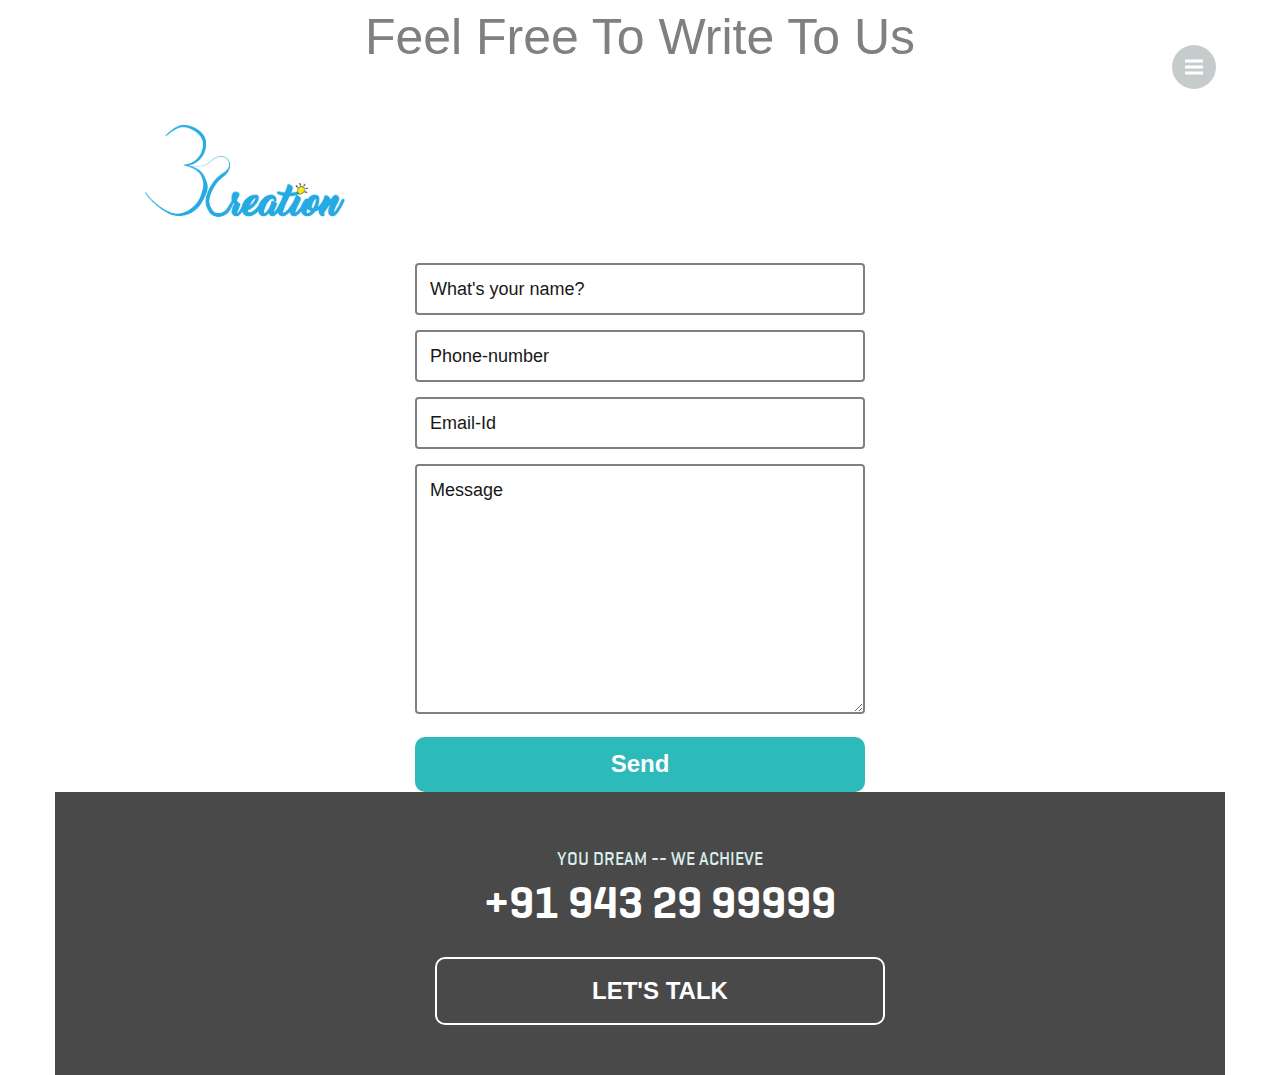
<file: contact/index.html>
<!DOCTYPE html>
<html lang="en">
<head>
  <meta charset="UTF-8">
  <title>Contact | OmCreation</title>
  <link rel="stylesheet" href="../wp-content/themes/webbies/css/bootstrap.min.css">
  <link rel="stylesheet" href="../wp-content/themes/webbies/style.css">
  <script src="../wp-content/themes/webbies/js/prefixfree.min.js"></script>
  <meta name="viewport" content="width=device-width, initial-scale=1">
  <!--menubar css-->
   <link rel="stylesheet" href="../wp-content/themes/webbies/css/responsive.css">
  <link rel="stylesheet" href="../wp-content/themes/webbies/css/navbar.css">
  <link rel="stylesheet" href="../wp-content/themes/webbies/css/contact.css">

  <!-- SEO -->
  <meta name="description"  content="Feel free to contact us, if you want to get quality web designing, web development, Application development at affordable prices." />

<link rel="canonical" href="index.html" />
<!-- SEO -->
</head>

<body>

<header style="display: flex;flex-direction: column;align-items: center;">
    <h1>Feel Free To Write To Us</h1>
  <nav class="navbar navbar-default " role="navigation">
  <div class="navbar-header">
        <a class="navbar-brand" href="../index.html"><img src="../wp-content/uploads/2016/03/logo-min11.png" style="width: 200px;"></a>
      </div>
    <div class="container">
      <!-- navbar-header -->
	  <!--<div class="collapse navbar-collapse" id="collapse">-->
        <div id="collapse">
        <ul class="cd-primary-nav">
		<a href="../index.html"><img src="../wp-content/uploads/2016/03/grenn_logo-min.png" style="width: 200px;"></img></a>
			<li><a href="../index.html">Home</a></li>
			<li><a href="../what-we-offer/index.html">What we offer</a></li>
			<!-- <li><a href="http://webbies.co/advantage/">OmCreation advantage</a></li> -->
			<li><a href="../index.html%3Fp=6.html">Our Process</a></li>
			<!--<li><a href="testimonials.html">Testimonials</a></li>-->
			<li><a href="index.html">Contact</a></li>
		</ul> 
      </div>
    </div>
  </nav>

<!--   <div class="carousel fade" data-ride="carousel" id="featured"> -->
  <!--<ol class="carousel-indicators">
    </ol>-->
    
    
             <!--
<div class="form-group">
<div class="input-group">
                        <textarea name="InputMessage" id="InputMessage" class="form_control" placeholder="Massage:" rows="5" required></textarea><br />
                        <span class="input_group_addon"></span></span>
                    </div>

    <!--<a class="left carousel-control" href="#featured" role="button" data-slide="prev">
    <span class="glyphicon glyphicon-chevron-left"><img src="images/left_ar.png" class="img-responsive"></span>
    </a>
    <a class="right carousel-control" href="#featured" role="button" data-slide="next">
    <span class="glyphicon glyphicon-chevron-right"> <img src="images/right_ar.png" class="img-responsive"></span>
    </a>-->
<form action="mailto:mail@mail.com" method="GET" enctype="text/plain" style="max-width:450px;z-index: 2">
  <input name="name" type="text" class="f-input" placeholder="What's your name?">
  <input name="phone-number" type="text" class="f-input" placeholder="Phone-number">    
  <input name="email" type="text" class="f-input" placeholder="Email-Id"> 
  <textarea name="text" class="f-input" placeholder="Message"></textarea>
  <button type="button" value="Send">Send</button>
</form>
 

<!-- <div class="main">
  <div class="page" id="mission">
    <div class="content container">
      <h2></h2>      
      <div class="row">
        <div class="col-md-6 col-sm-6">
        	<img src="../wp-content/themes/webbies/images/sumesh.png" class="img-responsive center-block offer">
        </div> -->
      <!--   
        <div class="col-md-6 col-sm-6 cn_pdng">
        <span class="con_advs">FOUNDER-CEO</span>
         <div class="con_h2">Sumesh Dugar</div>   
        	<p class="con_text top">Sumesh is the captain of the ship, steering the crew through smooth sailing and rough weather. He guides business strategy and provides insight on what will work and what won't. He's a sucker for smart, intuitive design. Throw him a good challenge, and he'll know exactly how to take it apart and put it back together in a better way. He believes in believing, and takes a particular interest in understanding how businesses can be optimized and improved at each stage.
            </p>
            <div class="col-md-5 col-sm-6 top"> <a href="mailto:kapeesh@webbies.co"><button class="button5 ">Send Mail</button></a></div> 
            <div class="col-md-6 col-sm-6 top"> <span class="con_no ">+91 98361 59218</span></div>
        </div>
      </div>
	  
	  <div class="row" style="padding-top:50px">
        <div class="col-md-6 col-sm-6">
        	<img src="../wp-content/themes/webbies/images/manvi.png" class="img-responsive center-block offer">
        </div>
        
        <div class="col-md-6 col-sm-6 cn_pdng">
        <span class="con_advs">CREATIVE HEAD</span>
         <div class="con_h2">Manvi Agarwal</div>   
        	<p class="con_text top">Manvi advises on designing and testing. She loves clever wordplay and witty, meaningful content. When you see her sipping on a steaming cup of green tea, you can be sure that she's deep in thought about how to make some aspect of the interface experience better. Her curiosity can be piqued by talking about machine learning. She is fascinated by how the public social profile, core values, and product offerings of a company are closely interrelated to each other.
            </p>
            <div class="col-md-5 col-sm-6 top"> <a href="mailto:manvi.webbies@gmail.com"><button class="button5 ">Send Mail</button></a></div> 
            <div class="col-md-6 col-sm-6 top"> <span class="con_no ">+91 85849 93333</span></div>
        </div>
      </div> -->
      
      <!--<div class="row top3">
        <div class="col-md-6 col-sm-6">
        	<img src="images/manvi.png" class="img-responsive center-block offer">
        </div>
        
        <div class="col-md-6 col-sm-6 cn_pdng">
        <span class="con_advs">SENIOR ADVISOR</span>
         <div class="con_h2">Manvi Agarwal</div>   
        	<p class="con_text top">Christian is all about the vortex between brand identities, motion graphics and digital. He has worn many hats in his career; entrepreneur, advisor, strategist, creative director, CEO. As a result, he has a unique ability to manage multi-disciplinary projects and to navigate complex challenges. As a senior advisor in brand strategy, he is the man who can convert insights and strategies into sustainable and useful advantages for the companies and organisations we work with.
            </p>
           <div class="col-md-5 col-sm-6 top"> <button class="button5 ">Send Mail</button></div> 
            <div class="col-md-6 col-sm-6 top"> <span class="con_no ">+91 98361 59218</span></div>
        </div>
      </div>-->

<footer>
  <div class="container ft_3">
    <ul>
      <li class="ft_1">YOU DREAM -- WE ACHIEVE</li>
      <li class="ft_2"><a href="tel:+919836159218">+91 943 29 99999</a></li>
      <li class="top">
        <button class="bttn3">LET'S TALK<!--<a href="tel:+91 9836159218"> </a>--></button>
      </li>
    </ul>
  </div>
</footer>
     <div class="cd-overlay-nav">
		<span></span>
	</div> <!-- cd-overlay-nav -->

	<div class="cd-overlay-content">
		<span></span>
	</div> <!-- cd-overlay-content -->

	<a href="index.html#0" class="cd-nav-trigger">Menu<span class="cd-icon"></span></a>
<script src="../wp-content/themes/webbies/js/jquery.min.js"></script>
<script src="../wp-content/themes/webbies/js/bootstrap.min.js"></script>
<script src="../wp-content/themes/webbies/js/myscript.js"></script>
<!--menubar js-->
<!--<script src="js/jquery-2.1.1.js"></script>-->
<script src="../wp-content/themes/webbies/js/velocity.min.js"></script>
<script src="../wp-content/themes/webbies/js/main.js"></script>
<script>
$(document).ready(function(){

	$(".Isactive").click(function(){
		if($(this).attr("src") == "http://webbies.co/wp-content/themes/webbies/images/startup.png")
		{
			$(this).attr("src","http://webbies.co/wp-content/themes/webbies/images/process_corporate.png")
			$(".Isactive2").attr("src","http://webbies.co/wp-content/themes/webbies/images/process_corporate2.png")
		}
		else
		{
			$(this).attr("src","http://webbies.co/wp-content/themes/webbies/images/startup.png")
			$(".Isactive2").attr("src","http://webbies.co/wp-content/themes/webbies/images/corporate.png")
		}
	})
	$(".Isactive2").click(function(){
	
		if($(this).attr("src") == "http://webbies.co/wp-content/themes/webbies/images/process_corporate2.png")
		{
			$(this).attr("src","http://webbies.co/wp-content/themes/webbies/images/corporate.png")
			$(".Isactive").attr("src","http://webbies.co/wp-content/themes/webbies/images/startup.png")
		}
		else
		{
			$(this).attr("src","http://webbies.co/wp-content/themes/webbies/images/process_corporate2.png")
			$(".Isactive").attr("src","http://webbies.co/wp-content/themes/webbies/images/process_corporate.png")
		}

		
			
	})
	$('ul#mainNav li a').click(function(){
		$('.content').hide();
		$('#'+$(this).data('content')).fadeIn(1000);
	});
    function fadeInFirstContent(){
        $('#content-wrap1').fadeIn(1000);
    
    }
    fadeInFirstContent();
})
 
</script>
</body>
</html>
</file>
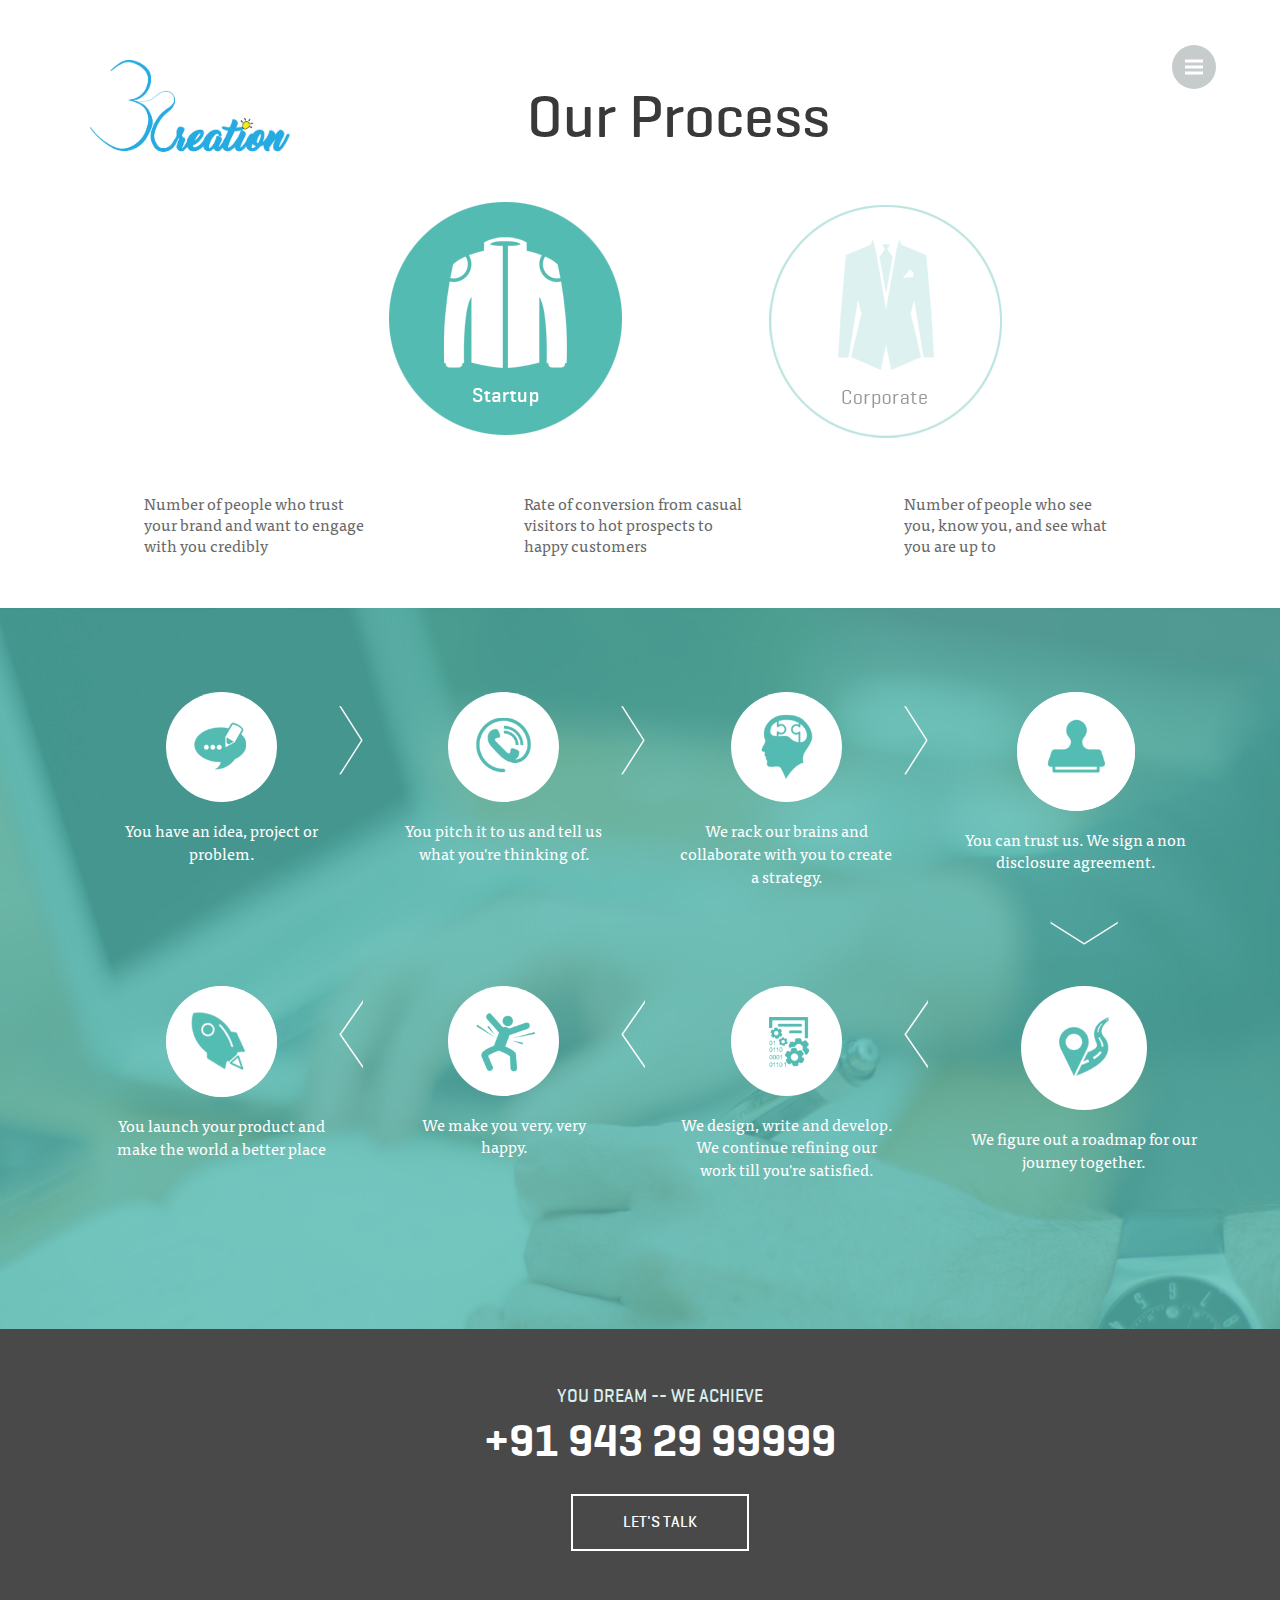
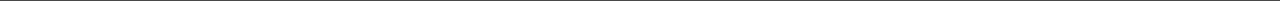
<file: our-process/index.html>
<!DOCTYPE html>
<html lang="en">
<head>
<meta charset="UTF-8">
<title>OmCreation | A Leading Web Design and App Development Company in India | OmCreation</title>

<link rel="stylesheet" href="../wp-content/themes/webbies/css/bootstrap.min.css">
<link rel="stylesheet" href="../wp-content/themes/webbies/style.css">
<script src="../wp-content/themes/webbies/js/prefixfree.min.js"></script>
 <meta name="keywords" content="Website Design, web designer in India, website development, web development company in India, logo design company, logo design  E commerce Site,"/>
<meta name="viewport" content="width=device-width, initial-scale=1">
<!--menubar css-->

<!-- All in One SEO Pack 2.4.2 by Michael Torbert of Semper Fi Web Design[63,77] -->
<meta name="description"  content="Webbies provides various web services like web design, web development, logo design, graphic design and many more" />

<link rel="canonical" href="../index.html%3Fp=6.html" />
<!-- /all in one seo pack -->
<link rel='dns-prefetch' href='http://fonts.googleapis.com/' />
<link rel='dns-prefetch' href='http://s.w.org/' />
<link rel="alternate" type="application/rss+xml" title="Webbies &raquo; Feed" href="../feed/index.html" />
<link rel="alternate" type="application/rss+xml" title="Webbies &raquo; Comments Feed" href="../comments/feed/index.html" />
		<script type="text/javascript">
			window._wpemojiSettings = {"baseUrl":"https:\/\/s.w.org\/images\/core\/emoji\/2.3\/72x72\/","ext":".png","svgUrl":"https:\/\/s.w.org\/images\/core\/emoji\/2.3\/svg\/","svgExt":".svg","source":{"concatemoji":"http:\/\/webbies.co\/wp-includes\/js\/wp-emoji-release.min.js?ver=f74a4d88a61c6961a3171651e7a1b7fc"}};
			!function(a,b,c){function d(a){var b,c,d,e,f=String.fromCharCode;if(!k||!k.fillText)return!1;switch(k.clearRect(0,0,j.width,j.height),k.textBaseline="top",k.font="600 32px Arial",a){case"flag":return k.fillText(f(55356,56826,55356,56819),0,0),b=j.toDataURL(),k.clearRect(0,0,j.width,j.height),k.fillText(f(55356,56826,8203,55356,56819),0,0),c=j.toDataURL(),b!==c&&(k.clearRect(0,0,j.width,j.height),k.fillText(f(55356,57332,56128,56423,56128,56418,56128,56421,56128,56430,56128,56423,56128,56447),0,0),b=j.toDataURL(),k.clearRect(0,0,j.width,j.height),k.fillText(f(55356,57332,8203,56128,56423,8203,56128,56418,8203,56128,56421,8203,56128,56430,8203,56128,56423,8203,56128,56447),0,0),c=j.toDataURL(),b!==c);case"emoji4":return k.fillText(f(55358,56794,8205,9794,65039),0,0),d=j.toDataURL(),k.clearRect(0,0,j.width,j.height),k.fillText(f(55358,56794,8203,9794,65039),0,0),e=j.toDataURL(),d!==e}return!1}function e(a){var c=b.createElement("script");c.src=a,c.defer=c.type="text/javascript",b.getElementsByTagName("head")[0].appendChild(c)}var f,g,h,i,j=b.createElement("canvas"),k=j.getContext&&j.getContext("2d");for(i=Array("flag","emoji4"),c.supports={everything:!0,everythingExceptFlag:!0},h=0;h<i.length;h++)c.supports[i[h]]=d(i[h]),c.supports.everything=c.supports.everything&&c.supports[i[h]],"flag"!==i[h]&&(c.supports.everythingExceptFlag=c.supports.everythingExceptFlag&&c.supports[i[h]]);c.supports.everythingExceptFlag=c.supports.everythingExceptFlag&&!c.supports.flag,c.DOMReady=!1,c.readyCallback=function(){c.DOMReady=!0},c.supports.everything||(g=function(){c.readyCallback()},b.addEventListener?(b.addEventListener("DOMContentLoaded",g,!1),a.addEventListener("load",g,!1)):(a.attachEvent("onload",g),b.attachEvent("onreadystatechange",function(){"complete"===b.readyState&&c.readyCallback()})),f=c.source||{},f.concatemoji?e(f.concatemoji):f.wpemoji&&f.twemoji&&(e(f.twemoji),e(f.wpemoji)))}(window,document,window._wpemojiSettings);
		</script>
		<style type="text/css">
img.wp-smiley,
img.emoji {
	display: inline !important;
	border: none !important;
	box-shadow: none !important;
	height: 1em !important;
	width: 1em !important;
	margin: 0 .07em !important;
	vertical-align: -0.1em !important;
	background: none !important;
	padding: 0 !important;
}
</style>
<link rel='stylesheet' id='contact-form-7-css'  href='../wp-content/plugins/contact-form-7/includes/css/styles.css%3Fver=4.9.1.css' type='text/css' media='all' />
<link rel='stylesheet' id='twentyfourteen-lato-css'  href='https://fonts.googleapis.com/css?family=Lato%3A300%2C400%2C700%2C900%2C300italic%2C400italic%2C700italic&#038;subset=latin%2Clatin-ext' type='text/css' media='all' />
<link rel='stylesheet' id='genericons-css'  href='../wp-content/plugins/jetpack/_inc/genericons/genericons/genericons.css%3Fver=3.1.css' type='text/css' media='all' />
<link rel='stylesheet' id='twentyfourteen-style-css'  href='../wp-content/themes/webbies/style.css%3Fver=f74a4d88a61c6961a3171651e7a1b7fc.css' type='text/css' media='all' />
<!--[if lt IE 9]>
<link rel='stylesheet' id='twentyfourteen-ie-css'  href='http://webbies.co/wp-content/themes/webbies/css/ie.css?ver=20131205' type='text/css' media='all' />
<![endif]-->
<script type='text/javascript' src='http://webbies.co/wp-includes/js/jquery/jquery.js?ver=1.12.4'></script>
<script type='text/javascript' src='http://webbies.co/wp-includes/js/jquery/jquery-migrate.min.js?ver=1.4.1'></script>
<link rel='https://api.w.org/' href='../wp-json/index.html' />
<link rel="EditURI" type="application/rsd+xml" title="RSD" href="../xmlrpc.php%3Frsd" />
<link rel="wlwmanifest" type="application/wlwmanifest+xml" href="http://webbies.co/wp-includes/wlwmanifest.xml" /> 

<link rel='shortlink' href='../index.html%3Fp=6.html' />
<link rel="alternate" type="application/json+oembed" href="../wp-json/oembed/1.0/embed%3Furl=http%253A%252F%252Fwebbies.co%252Four-process%252F" />
<link rel="alternate" type="text/xml+oembed" href="../wp-json/oembed/1.0/embed%3Furl=http%253A%252F%252Fwebbies.co%252Four-process%252F&amp;format=xml" />
<script type="text/javascript">
(function(url){
	if(/(?:Chrome\/26\.0\.1410\.63 Safari\/537\.31|WordfenceTestMonBot)/.test(navigator.userAgent)){ return; }
	var addEvent = function(evt, handler) {
		if (window.addEventListener) {
			document.addEventListener(evt, handler, false);
		} else if (window.attachEvent) {
			document.attachEvent('on' + evt, handler);
		}
	};
	var removeEvent = function(evt, handler) {
		if (window.removeEventListener) {
			document.removeEventListener(evt, handler, false);
		} else if (window.detachEvent) {
			document.detachEvent('on' + evt, handler);
		}
	};
	var evts = 'contextmenu dblclick drag dragend dragenter dragleave dragover dragstart drop keydown keypress keyup mousedown mousemove mouseout mouseover mouseup mousewheel scroll'.split(' ');
	var logHuman = function() {
		var wfscr = document.createElement('script');
		wfscr.type = 'text/javascript';
		wfscr.async = true;
		wfscr.src = url + '&r=' + Math.random();
		(document.getElementsByTagName('head')[0]||document.getElementsByTagName('body')[0]).appendChild(wfscr);
		for (var i = 0; i < evts.length; i++) {
			removeEvent(evts[i], logHuman);
		}
	};
	for (var i = 0; i < evts.length; i++) {
		addEvent(evts[i], logHuman);
	}
})('//webbies.co/?wordfence_lh=1&hid=183EFD635503BB7C3486A8910B79A6B2');
</script>		<style type="text/css">.recentcomments a{display:inline !important;padding:0 !important;margin:0 !important;}</style>
		<!-- BEGIN GADWP v5.1.2.2 Universal Analytics - https://deconf.com/google-analytics-dashboard-wordpress/ -->
<script>
(function(i,s,o,g,r,a,m){i['GoogleAnalyticsObject']=r;i[r]=i[r]||function(){
	(i[r].q=i[r].q||[]).push(arguments)},i[r].l=1*new Date();a=s.createElement(o),
	m=s.getElementsByTagName(o)[0];a.async=1;a.src=g;m.parentNode.insertBefore(a,m)
})(window,document,'script','https://www.google-analytics.com/analytics.js','ga');
  ga('create', 'UA-75314794-1', 'auto');
  ga('send', 'pageview');
</script>
<!-- END GADWP Universal Analytics -->
<link rel="stylesheet" href="../wp-content/themes/webbies/css/responsive.css">
<link rel="stylesheet" href="../wp-content/themes/webbies/css/navbar.css">

<script>
  (function(i,s,o,g,r,a,m){i['GoogleAnalyticsObject']=r;i[r]=i[r]||function(){
  (i[r].q=i[r].q||[]).push(arguments)},i[r].l=1*new Date();a=s.createElement(o),
  m=s.getElementsByTagName(o)[0];a.async=1;a.src=g;m.parentNode.insertBefore(a,m)
  })(window,document,'script','//www.google-analytics.com/analytics.js','ga');

  ga('create', 'UA-75314794-1', 'auto');
  ga('send', 'pageview');

</script>

</head>

<header>
  <nav class="navbar navbar-default navbar-fixed-top" role="navigation">
  <div class="navbar-header">
        <a class="navbar-brand" href="../index.html"><img src="../wp-content/uploads/2016/03/grenn_logo-min-1.png" style="width: 200px;" class="img-responsive"></a>
      </div>
    <div class="container ">
      <!-- navbar-header -->
       <div class="col-md-9 col-sm-8 testms mrg_ato">
    Our Process
      </div>
      <div id="collapse">
      <ul class="cd-primary-nav">
	  <a href="../index.html"><img src="../wp-content/uploads/2016/03/grenn_logo-min-1.png" style="width: 200px;"></img></a>
			<li><a href="../index.html">Home</a></li>
			<li><a href="../what-we-offer/index.html">What we offer</a></li>
		<!-- 	<li><a href="http://webbies.co/advantage/">OmCreation advantage</a></li> -->
			<li><a href="../index.html%3Fp=6.html">Our Process</a></li>
			<!--<li><a href="testimonials.html">Testimonials</a></li>-->
			<li><a href="../contact/index.html">Contact</a></li>
		</ul>
       </div>
      </div>
  </nav> 
</header>

<div class="main">
  <div class="page" id="mission">
    <div class="container top2">
      <h2></h2>      
      <div class="row">
     
      <div class="col-md-12">
	  
        <ul id="mainNav">
        <!--desktop-->
        	<div class="container top_text dis_b3">
                <div class="col-md-2 col-sm-2 col-xs-2 icn1"></div>
				<li class="mainNavItem"><a href="../index.html%3Fp=6.html#" id="navItem1" data-content="content-wrap1">
            	<div class="col-md-4 col-sm-4 col-xs-4 icn1 active_img">
				<img  src="../wp-content/themes/webbies/images/startup.png" class="img-responsive center-block Isactive">
				</div>
				</a></li>
				
				<li class="mainNavItem"><a href="../index.html%3Fp=6.html#" id="navItem2" data-content="content-wrap2">
                <div class="col-md-4 col-sm-4 col-xs-4 icn1">
				<img src="../wp-content/themes/webbies/images/corporate.png" class="img-responsive  center-block Isactive2">
				</div></a></li>
                <div class="col-md-2 col-sm-2 col-xs-2 icn1"></div>
             </div>
        <!--mobile-->
       		 <div class="container top_text dis_n3">
				<div class="col-md-2 col-sm-2 col-xs-2 icn1"></div>
				<li class="mainNavItem"><a href="../index.html%3Fp=6.html#" id="navItem1" data-content="content-wrap3">
            	<div class="col-md-4 col-sm-4 col-xs-4 icn1 active_img">
				<img src="../wp-content/uploads/2016/03/process_corporate-min.png" class="img-responsive center-block Isactive ">
				</div>
				</a></li>
				<li class="mainNavItem"><a href="../index.html%3Fp=6.html#" id="navItem2" data-content="content-wrap4">
                <div class="col-md-4 col-sm-4 col-xs-4 icn1">
				<img src="../wp-content/uploads/2016/03/process_corporate2-min.png" class="img-responsive  center-block Isactive2 ">
				</div></a></li>
                <div class="col-md-2 col-sm-2 col-xs-2 icn1"></div>
             </div>
        </ul>
        </div>
        <div class="clearfix"></div>
        <div class="container top3">
        <div class="col-md-4 col-sm-4 top">
            <p class="proc_text top"><span class="perctge"></span>Number of people who trust your brand and want to engage with you credibly
            </p>
        </div>
        
        <div class="col-md-4 col-sm-4 top">
             <p class="proc_text top"><span class="perctge"></span>Rate of conversion from casual visitors to hot prospects to happy customers
            </p>
        </div>
        
        <div class="col-md-4 col-sm-4 top">
             <p class="proc_text top"><span class="perctge"></span>Number of people who see you, know you, and see what you are up to
            </p>
        </div>
        
         </div>
      </div>
      
      
    </div>
  </div>
  <div  class=" proc_bg dis_b3">
  <div id="content-wrap1" class="content container">
      <h2></h2>
      <div class="row">
      <ul>
       <article class="service col-md-3 col-sm-3 col-xs-12"> <li class="li">
          <img class="icon" src="../wp-content/uploads/2016/03/1-min.png" alt="Icon">
          
          <div class="arl_text">You have an idea, project or problem.</div></li>
        </article>

       <article class="service col-md-3 col-sm-3 col-xs-12">  <li class="li">
          <img class="icon" src="../wp-content/uploads/2016/03/2-min.png" alt="Icon">
         
          <div class="arl_text">You pitch it to us and tell us what you're thinking of.</div></li>
        </article>

       <article class="service col-md-3 col-sm-3 col-xs-12"> <li class="li"> 
          <img class="icon" src="../wp-content/uploads/2016/03/3-min.png" alt="Icon">
         
          <div class="arl_text">We rack our brains and collaborate with you to create a strategy.</div></li>
        </article>

      <article class="service col-md-3 col-sm-3 col-xs-12">   <li class="li2">
          <img class="icon" src="../wp-content/uploads/2016/03/disclosure-min.png" alt="Icon">
         
          <div class="arl_text">You can trust us. We sign a non disclosure agreement.</div></li>
        </article>
 <article class="service col-md-3 col-sm-3 col-xs-12"> <li class="li3">
          <img class="icon" src="../wp-content/uploads/2016/03/launch-min.png" alt="Icon">
         
          <div class="arl_text">You launch your 
product and make the
 world a better place</div></li>
        </article>
        <article class="service col-md-3 col-sm-3 col-xs-12"> <li class="li3"> 
          <img class="icon" src="../wp-content/uploads/2016/03/6-min.png" alt="Icon">
          
          <div class="arl_text">We make you 
very, very happy.</div> </li> 
        </article>
        <article class="service col-md-3 col-sm-3 col-xs-12"> <li class="li3">
          <img class="icon" src="../wp-content/uploads/2016/03/5-min.png" alt="Icon">
          
          <div class="arl_text">We design, write and develop. We continue refining our work till you're satisfied.</div></li>
        </article>

        <article class="service col-md-3 col-sm-3 col-xs-12">
          <img class="icon" src="../wp-content/uploads/2016/03/4-min.png" alt="Icon">
         
          <div class="arl_text">We figure out a roadmap for our journey together.</div>
        </article>
         </ul>
      </div><!-- row -->   
    </div>
	
	
	
	
  <div id="content-wrap2" class="content container" style="display:none;">
      <h2></h2>
      <div class="row">
      <ul>
       <article class="service col-md-3 col-sm-6 col-xs-12"> <li class="li">
          <img class="icon" src="../wp-content/uploads/2016/03/1-min.png" alt="Icon">
          
          <p class="arl_text">You've got a product and something is not quite right.</p></li>
        </article>

       <article class="service col-md-3 col-sm-6 col-xs-12">  <li class="li">
          <img class="icon" src="../wp-content/uploads/2016/03/2-min.png" alt="Icon">
         
          <p class="arl_text">You tell us what's troubling you and why it's not working.</p></li>
        </article>

       <article class="service col-md-3 col-sm-6 col-xs-12"> <li class="li"> 
          <img class="icon" src="../wp-content/uploads/2016/03/9-min.png" alt="Icon">
         
          <p class="arl_text">We zero in on a solution that will blow your mind.</p></li>
        </article>

      <article class="service col-md-3 col-sm-6 col-xs-12">   <li class="li2">
          <img class="icon" src="../wp-content/uploads/2016/03/10-min.png" alt="Icon">
         
          <p class="arl_text">You can trust us. We sign a non disclosure agreement.</p></li>
        </article>
 <article class="service col-md-3 col-sm-6 col-xs-12"> <li class="li3">
          <img class="icon" src="../wp-content/uploads/2016/03/11-min.png" alt="Icon">
         
          <p class="arl_text">You launch your 
product and make the
 world a better place</p></li>
        </article>
        <article class="service col-md-3 col-sm-6 col-xs-12"> <li class="li3"> 
          <img class="icon" src="../wp-content/uploads/2016/03/6-min.png" alt="Icon">
          
          <p class="arl_text">We make you 
very, very happy. </p> </li> 
        </article>
        <article class="service col-md-3 col-sm-6 col-xs-12"> <li class="li3">
          <img class="icon" src="../wp-content/uploads/2016/03/5-min.png" alt="Icon">
          
          <p class="arl_text">We design, write 
and develop. We 
continue refining our 
work till you're satisfied</p></li>
        </article>

        <article class="service col-md-3 col-sm-6 col-xs-12">
          <img class="icon" src="../wp-content/uploads/2016/03/12-min.png" alt="Icon">
         
          <p class="arl_text">We figure out a 
roadmap for our 
journey together.</p>
        </article>
         </ul>
      </div><!-- row -->   
    </div>
   	
    </div>
	
	
  <!-------------------------mobile version----------------->
  <div  class=" proc_bg dis_n3">
  <div id="content-wrap3" class="content container">
      <h2></h2>
      <div class="row">
      <ul>
       <article class="service col-md-3 col-sm-6 col-xs-12"> <li class="li">
          <img class="icon" src="../wp-content/uploads/2016/03/1-min.png" alt="Icon">
          
          <div  class="arl_text">You have an idea, project or problem.</div ></li>
        </article>

       <article class="service col-md-3 col-sm-6 col-xs-12">  <li class="li">
          <img class="icon" src="../wp-content/uploads/2016/03/2-min.png" alt="Icon">
         
          <div  class="arl_text">You pitch it to us and tell us what you're thinking of.</div ></li>
        </article>

       <article class="service col-md-3 col-sm-6 col-xs-12"> <li class="li"> 
          <img class="icon" src="../wp-content/uploads/2016/03/3-min.png" alt="Icon">
         
          <div  class="arl_text">We rack our brains and collaborate with you to create a strategy.</div ></li>
        </article>

      <article class="service col-md-3 col-sm-6 col-xs-12">   <li class="li2">
          <img class="icon" src="../wp-content/uploads/2016/03/disclosure-min.png" alt="Icon">
         
          <div  class="arl_text">You can trust us. We sign a non disclosure agreement.</div ></li>
        </article>
        
         <article class="service col-md-3 col-sm-6 col-xs-12"> <li class="li3">
          <img class="icon" src="../wp-content/uploads/2016/03/4-min.png" alt="Icon">
         
          <div  class="arl_text">We figure out a 
roadmap for our 
journey together.</div ></li>
        </article>
        
        
        <article class="service col-md-3 col-sm-6 col-xs-12"> <li class="li3">
          <img class="icon" src="../wp-content/uploads/2016/03/5-min.png" alt="Icon">
          
          <div  class="arl_text">We design, write and develop. We continue refining our work till you're satisfied.</p></li>
        </article>
          <article class="service col-md-3 col-sm-6 col-xs-12"> <li class="li3"> 
          <img class="icon" src="../wp-content/uploads/2016/03/6-min.png" alt="Icon">
          
          <div class="arl_text">We make you 
very, very happy.</div > </li> 
        </article>
        
 <article class="service col-md-3 col-sm-6 col-xs-12">
          <img class="icon" src="../wp-content/uploads/2016/03/launch-min.png" alt="Icon">
         
          <div  class="arl_text">You launch your 
product and make the
 world a better place</div >
        </article>
      

       
         </ul>
      </div><!-- row -->   
    </div>
   
	<div id="content-wrap4" class="content container">
      <h2></h2>
      <div class="row">
      <ul>
       <article class="service col-md-3 col-sm-6 col-xs-12"> <li class="li">
          <img class="icon" src="../wp-content/uploads/2016/03/1-min.png" alt="Icon">
          
          <p class="arl_text">You've got a product 
and something is not 
quite right.</p></li>
        </article>

       <article class="service col-md-3 col-sm-6 col-xs-12">  <li class="li">
          <img class="icon" src="../wp-content/uploads/2016/03/2-min.png" alt="Icon">
         
          <p class="arl_text">You tell us what's troubling you and why it's not working.</p></li>
        </article>

       <article class="service col-md-3 col-sm-6 col-xs-12"> <li class="li"> 
          <img class="icon" src="../wp-content/uploads/2016/03/9-min.png" alt="Icon">
         
          <p class="arl_text">We zero in on a solution that will blow your mind.</p></li>
        </article>

      <article class="service col-md-3 col-sm-6 col-xs-12">   <li class="li2">
          <img class="icon" src="../wp-content/uploads/2016/03/10-min.png" alt="Icon">
         
          <p class="arl_text">You can trust us. We sign a non disclosure agreement.</p></li>
        </article>
        
        
         <article class="service col-md-3 col-sm-6 col-xs-12"> <li class="li3">
          <img class="icon" src="../wp-content/uploads/2016/03/12-min.png" alt="Icon">
         
          <p class="arl_text">We figure out a 
roadmap for our 
journey together.</p></li>
        </article>
        
          <article class="service col-md-3 col-sm-6 col-xs-12"> <li class="li3">
          <img class="icon" src="../wp-content/uploads/2016/03/5-min.png" alt="Icon">
          
          <p class="arl_text">We design, write 
and develop. We 
continue refining our 
work till you're satisfied</p></li>
        </article>
          <article class="service col-md-3 col-sm-6 col-xs-12"> <li class="li3"> 
          <img class="icon" src="../wp-content/uploads/2016/03/6-min.png" alt="Icon">
          
          <p class="arl_text">We make you 
very, very happy. </p> </li> 
        </article>
      
 <article class="service col-md-3 col-sm-6 col-xs-12">
          <img class="icon" src="../wp-content/uploads/2016/03/11-min.png" alt="Icon">
         
          <p class="arl_text">You launch your 
product and make the
 world a better place</p>
        </article>
      

       
         </ul>
      </div><!-- row -->   
    </div></div>
</div><!-- main -->
<footer>
  <div class="container ft_3">
    <ul>
      <li class="ft_1">YOU DREAM -- WE ACHIEVE</li>
      <li class="ft_2"><a href="tel:+919432999999">+91 943 29 99999</a></li>
      <li class="top">
        <button class="bttn3">LET'S TALK<!--<a href="tel:+91 9432999999"> </a>--></button>
      </li>
    </ul>
  </div>
</footer>
     <div class="cd-overlay-nav">
		<span></span>
	</div> <!-- cd-overlay-nav -->

	<div class="cd-overlay-content">
		<span></span>
	</div> <!-- cd-overlay-content -->

	<a href="../index.html%3Fp=6.html#0" class="cd-nav-trigger">Menu<span class="cd-icon"></span></a>
<script src="../wp-content/themes/webbies/js/jquery.min.js"></script>
<script src="../wp-content/themes/webbies/js/bootstrap.min.js"></script>
<script src="../wp-content/themes/webbies/js/myscript.js"></script>
<!--menubar js-->
<!--<script src="js/jquery-2.1.1.js"></script>-->
<script src="../wp-content/themes/webbies/js/velocity.min.js"></script>
<script src="../wp-content/themes/webbies/js/main.js"></script>
<script>
$(document).ready(function(){

	$(".Isactive").click(function(){
		if($(this).attr("src") == "http://webbies.co/wp-content/themes/webbies/images/startup.png")
		{
			$(this).attr("src","http://webbies.co/wp-content/themes/webbies/images/process_corporate.png")
			$(".Isactive2").attr("src","http://webbies.co/wp-content/themes/webbies/images/process_corporate2.png")
		}
		else
		{
			$(this).attr("src","http://webbies.co/wp-content/themes/webbies/images/startup.png")
			$(".Isactive2").attr("src","http://webbies.co/wp-content/themes/webbies/images/corporate.png")
		}
	})
	$(".Isactive2").click(function(){
	
		if($(this).attr("src") == "http://webbies.co/wp-content/themes/webbies/images/process_corporate2.png")
		{
			$(this).attr("src","http://webbies.co/wp-content/themes/webbies/images/corporate.png")
			$(".Isactive").attr("src","http://webbies.co/wp-content/themes/webbies/images/startup.png")
		}
		else
		{
			$(this).attr("src","http://webbies.co/wp-content/themes/webbies/images/process_corporate2.png")
			$(".Isactive").attr("src","http://webbies.co/wp-content/themes/webbies/images/process_corporate.png")
		}

		
			
	})
	$('ul#mainNav li a').click(function(){
		$('.content').hide();
		$('#'+$(this).data('content')).fadeIn(1000);
	});
    function fadeInFirstContent(){
        $('#content-wrap1').fadeIn(1000);
    
    }
    fadeInFirstContent();
})
 
</script>
<script type='text/javascript'>
/* <![CDATA[ */
var wpcf7 = {"apiSettings":{"root":"http:\/\/webbies.co\/wp-json\/contact-form-7\/v1","namespace":"contact-form-7\/v1"},"recaptcha":{"messages":{"empty":"Please verify that you are not a robot."}}};
/* ]]> */
</script>
<script type='text/javascript' src='../wp-content/plugins/contact-form-7/includes/js/scripts.js%3Fver=4.9.1'></script>
<script type='text/javascript' src='../wp-content/themes/webbies/js/functions.js%3Fver=20150315'></script>
<script type='text/javascript' src='http://webbies.co/wp-includes/js/wp-embed.min.js?ver=f74a4d88a61c6961a3171651e7a1b7fc'></script>
</body>
</html>
</file>
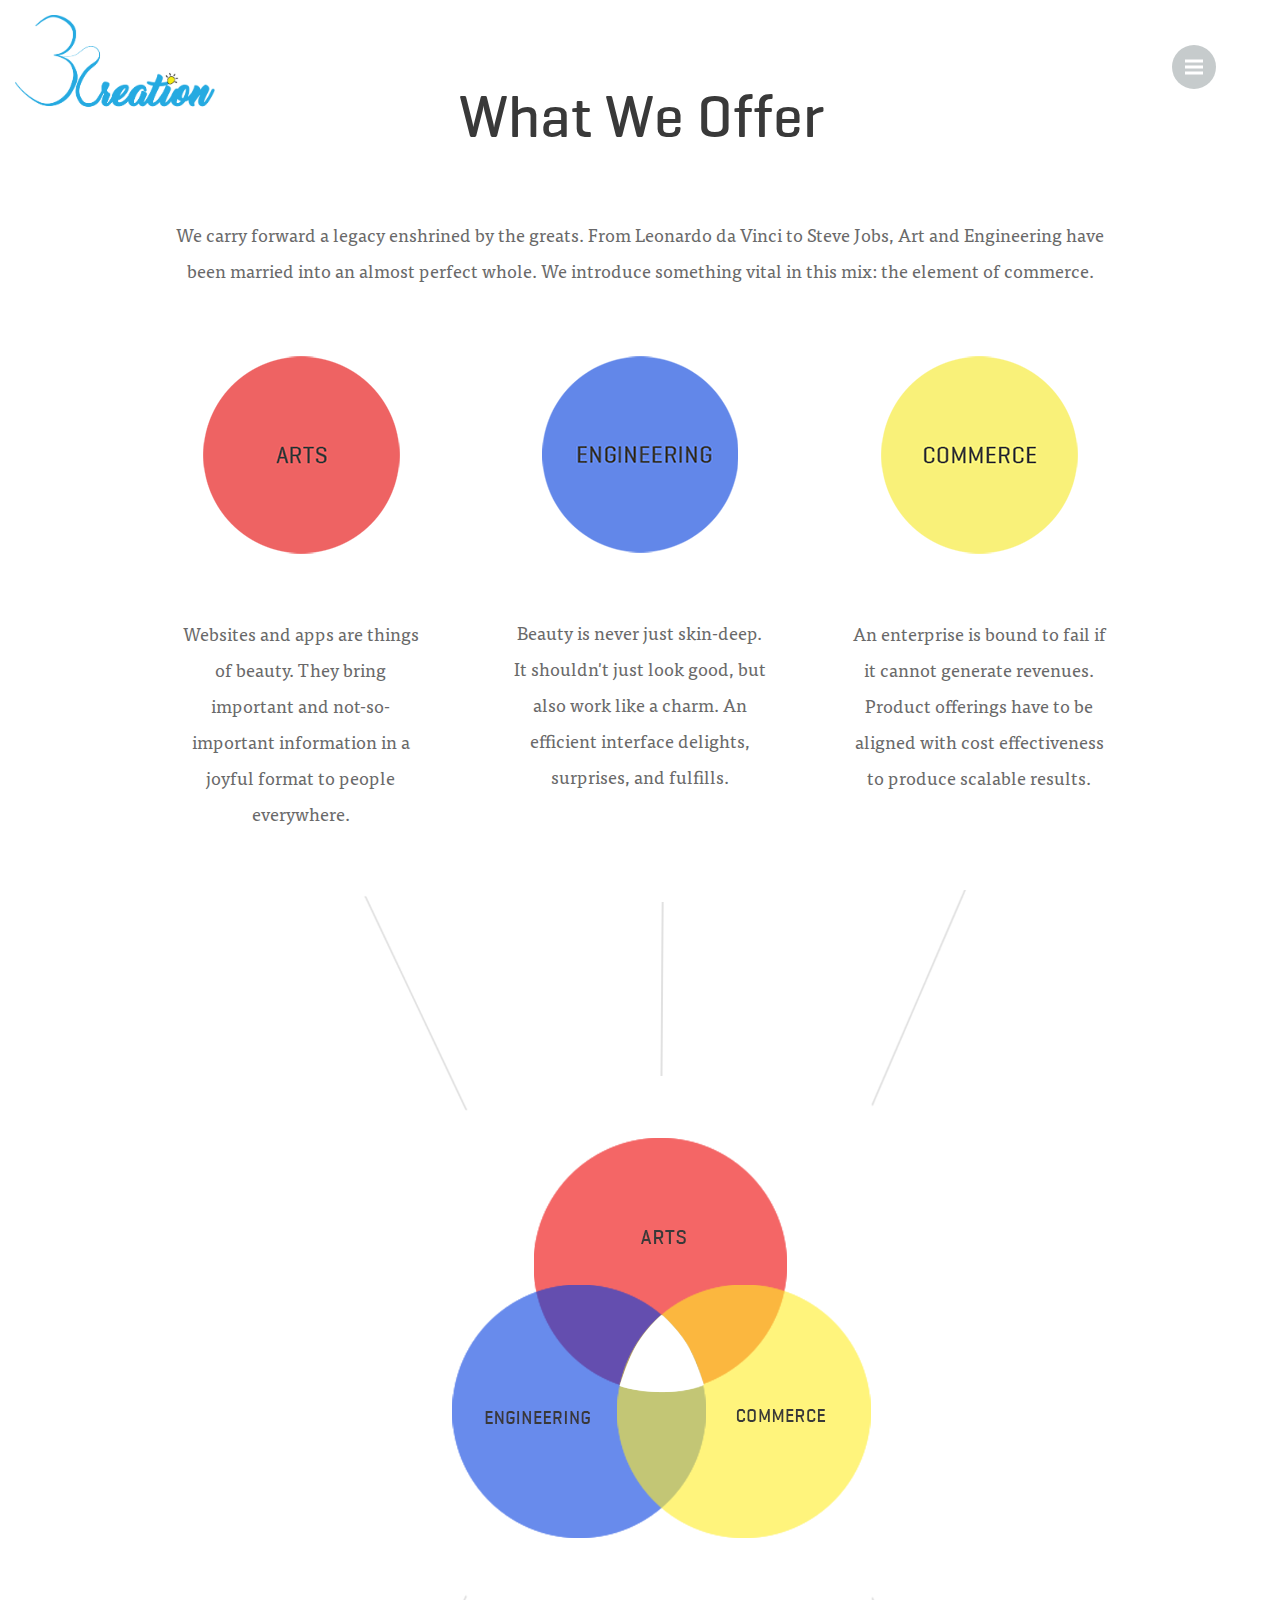
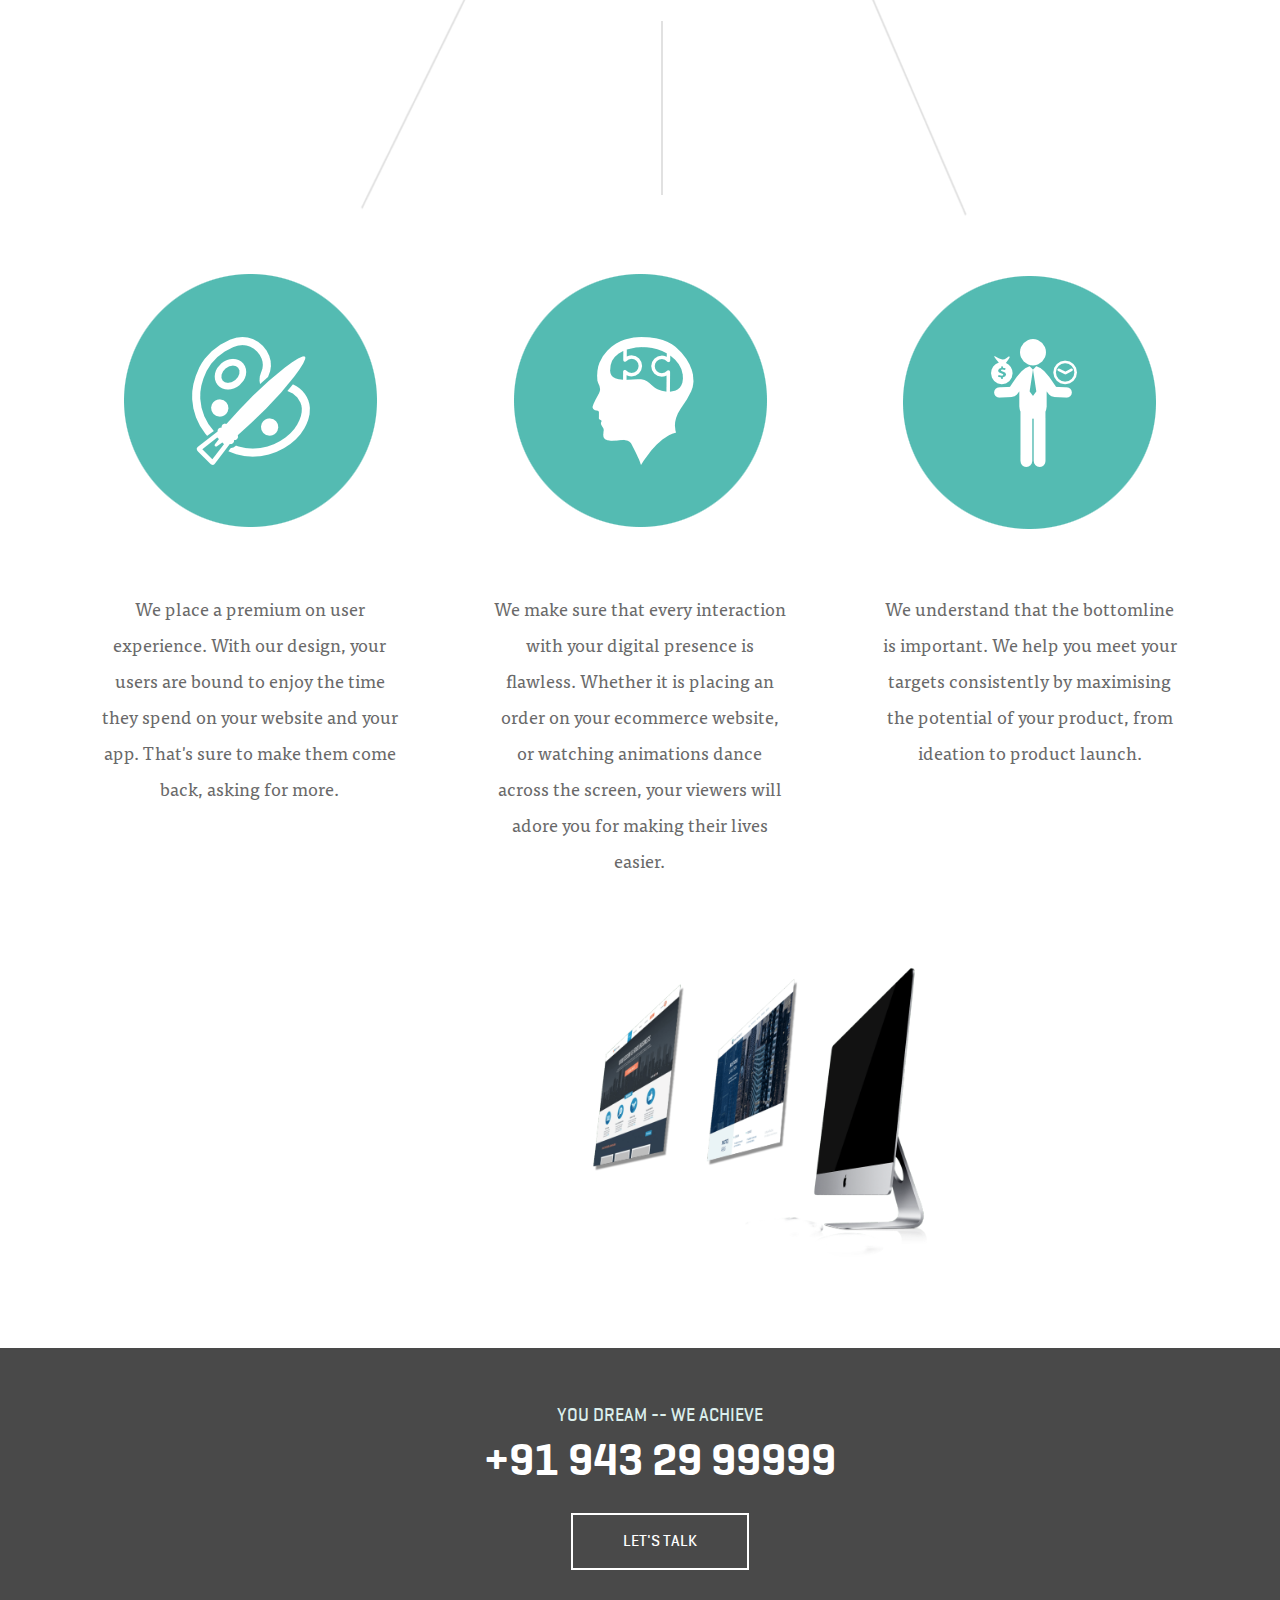
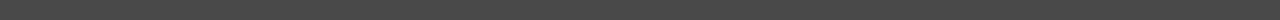
<file: what-we-offer/index.html>
<!DOCTYPE html>
<html lang="en">
<head>
  <meta charset="UTF-8">
  <title>What We offer | OmCreation</title>
  <link rel="stylesheet" href="../wp-content/themes/webbies/css/bootstrap.min.css">
  <link rel="stylesheet" href="../wp-content/themes/webbies/style.css">
  <script src="../wp-content/themes/webbies/js/prefixfree.min.js"></script>
  <meta name="viewport" content="width=device-width, initial-scale=1">
  <!--menubar css-->
   <link rel="stylesheet" href="../wp-content/themes/webbies/css/responsive.css">
    <link rel="stylesheet" href="../wp-content/themes/webbies/css/navbar.css">
	<!-- SEO -->
	<meta name="description"  content="Welcome to Webbies. We provide quality web services like web design , Application development, logo and graphic design." />
    <link rel="canonical" href="index.html" />
	<!-- SEO -->
</head>

<body>

<header>
  <nav class="navbar navbar-default navbar-fixed-top" role="navigation">
  <div class="navbar-header">
        <a class="navbar-brand" href="../index.html"><img src="../wp-content/uploads/2016/03/grenn_logo-min.png" style="width: 200px;" class="img-responsive"></a>
      </div>
    <div class="container ">
      <!-- navbar-header -->
       <div class="col-md-9 col-sm-8 testms mrg_ato">
     What We Offer
      </div>
      <div id="collapse">
      <ul class="cd-primary-nav">
	 <a href="../index.html"><img src="../wp-content/uploads/2016/03/grenn_logo-min.png" style="width: 200px;"></img></a>
			<li><a href="../index.html">Home</a></li>
			<li><a href="index.html">What we offer</a></li>
			<!-- <li><a href="http://webbies.co/advantage/">OmCreation advantage</a></li> -->
			<li><a href="../index.html%3Fp=6.html">Our Process</a></li>
			<!--<li><a href="testimonials.html">Testimonials</a></li>-->
			<li><a href="../contact/index.html">Contact</a></li>
		</ul>
       </div>
      </div>
  </nav>
</header>
<div class="main">
  <div class="page" id="mission">
    <div class="content container top2">
      <h2></h2>      
      <div class="row">
      <div class="col-md-12">
        	<p class="offer_text ofr top_text">We carry forward a legacy enshrined by the greats. From Leonardo da Vinci to Steve Jobs, Art and Engineering have been married into an almost perfect whole. We introduce something vital in this mix: the element of commerce.
            </p>
        </div>
        <div style="clear:both;"></div>
        <div class="row ofr_crlc">
        <div class="col-md-4 col-sm-4 top">
        	<img src="../wp-content/uploads/2016/03/off_art-min.png" class="img-responsive center-block">
            <p class="offer_text top7 paddingBtm">Websites and apps are things of beauty. They bring important and not-so-important information in a joyful format to people everywhere.
            </p>
        </div>
        
        <div class="col-md-4 col-sm-4 top">
        	<img src="../wp-content/uploads/2016/03/off_eng-min.png" class="img-responsive center-block">
             <p class="offer_text top7 paddingBtm">Beauty is never just skin-deep. It shouldn't just look good, but also work like a charm. An efficient interface delights, surprises, and fulfills.
            </p>
        </div>
        
        <div class="col-md-4 col-sm-4 top">
        	<img src="../wp-content/uploads/2016/03/off_com-min.png" class="img-responsive center-block">
             <p class="offer_text top7 paddingBtm">An enterprise is bound to fail if it cannot generate revenues. Product offerings have to be aligned with cost effectiveness to produce scalable results.
            </p>
        </div>
        
        </div>
        
        
        
      </div>
      
      <div class="container top5">
      		<!--<img src="images/off9.png" class="img-responsive center-block">-->
            <img src="../wp-content/themes/webbies/images/new_rialng.png" class="img-responsive center-block dis_b">
             <img src="../wp-content/themes/webbies/images/340res.png" class="img-responsive center-block dis_n">
      </div>
      
      <div class="row">
      <div class="col-md-4 col-sm-4 top">
        	<img src="../wp-content/uploads/2016/03/off5-min.png" class="img-responsive center-block">
            <p class="offer_text top7 paddingBtm">We place a premium on user experience. With our design, your users are bound to enjoy the time they spend on your website and your app. That's sure to make them come back, asking for more.
            </p>
        </div>
        <div class="col-md-4 col-sm-4 top">
        	<img src="../wp-content/uploads/2016/03/off6-min.png" class="img-responsive center-block">
            <p class="offer_text top7 paddingBtm">We make sure that every interaction with your digital presence is flawless. Whether it is placing an order on your ecommerce website, or watching animations dance across the screen, your viewers will adore you for making their lives easier.
            </p>
        </div>
        <div class="col-md-4 col-sm-4 top">
        	<img src="../wp-content/uploads/2016/03/off7-min.png" class="img-responsive center-block">
            <p class="offer_text top7 paddingBtm">We understand that the bottomline is important. We help you meet your targets consistently by maximising the potential of your product, from ideation to product launch. 
            </p>
        </div>
      </div>
      
      <div class="container top3">
        <div class="container" style="display: inline-flex;" >
          <img src="../wp-content/uploads/2016/03/comp3.png" id="com3" style="width: 30%;height: 30%;margin-left:30%;">
          <img src="../wp-content/uploads/2016/03/comp2.png" id="com2" style="width: 30%;height: 30%;margin-left:-15%;">
          <img src="../wp-content/uploads/2016/03/comp1.png" id="com1" style="margin-left:-30%;width: 30%;height: 30%;">
        </div>
      		
      </div><br>
      
     
          
  </div>
</div>
  <footer>
  <div class="container ft_3">
    <ul>
      <li class="ft_1">YOU DREAM -- WE ACHIEVE</li>
      <li class="ft_2"><a href="tel:+919432999999">+91 943 29 99999</a></li>
      <li class="top">
        <button class="bttn3">LET'S TALK<!--<a href="tel:+91 9432999999"> </a>--></button>
      </li>
    </ul>
  </div>
</footer>

    <div class="cd-overlay-nav">
		<span></span>
	</div> <!-- cd-overlay-nav -->

	<div class="cd-overlay-content">
		<span></span>
	</div> <!-- cd-overlay-content -->

	<a href="index.html#0" class="cd-nav-trigger">Menu<span class="cd-icon"></span></a>
<script src="https://ajax.googleapis.com/ajax/libs/jquery/1.11.1/jquery.min.js"></script>
<script src="https://maxcdn.bootstrapcdn.com/bootstrap/3.3.1/js/bootstrap.min.js"></script>
<script src="http://webbies.co/what-we-offer/js/myscript.js"></script>
<!--menubar js-->
<!--<script src="js/jquery-2.1.1.js"></script>
<script src="js/velocity.min.js"></script>
<script src="js/main.js"></script>-->
<script src="../wp-content/themes/webbies/js/velocity.min.js"></script>
<script src="../wp-content/themes/webbies/js/main.js"></script>
</body>
</html>
</file>
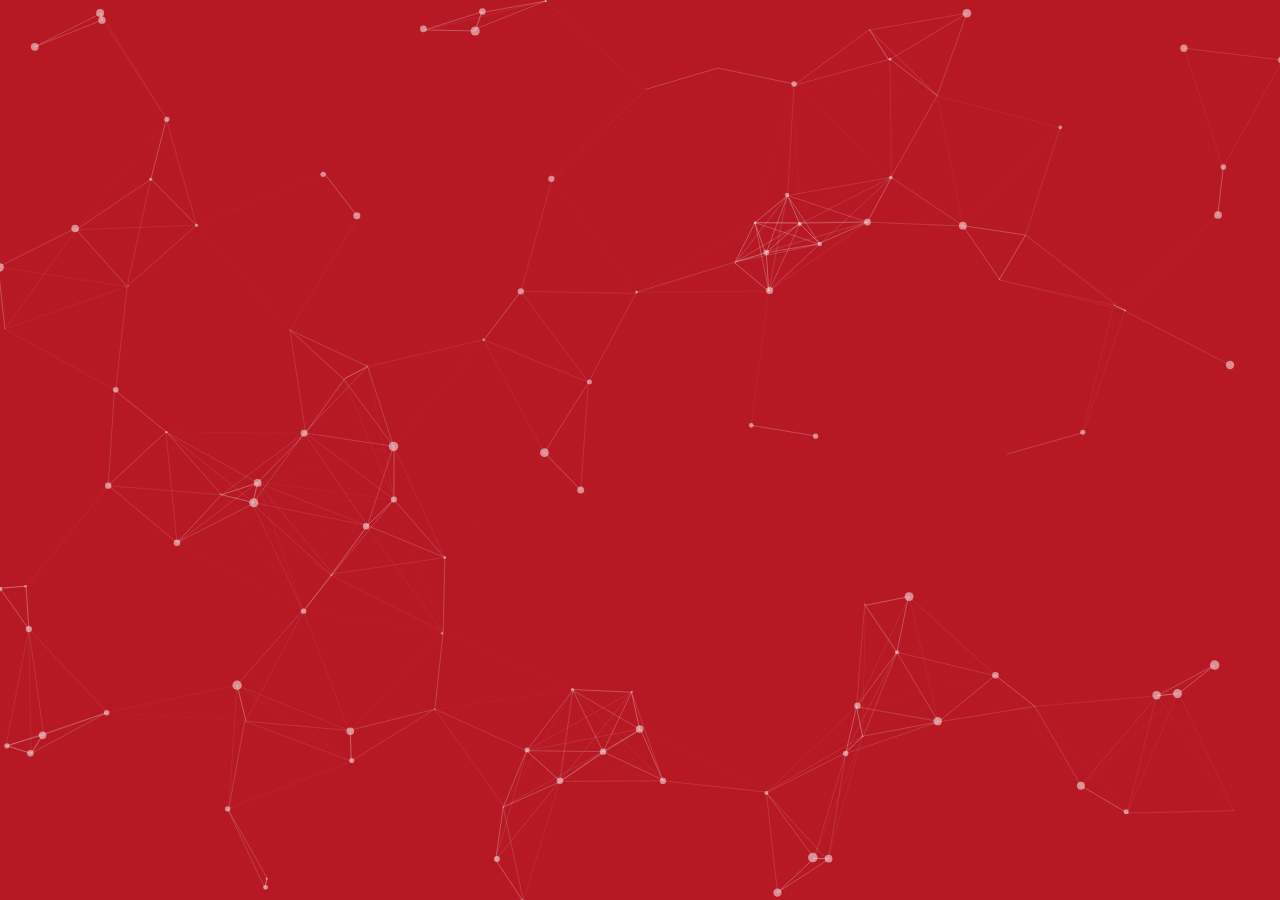
<file: wp-json/particles.js-master/demo/index.html>
<!DOCTYPE html>
<html lang="en">
<head>
  <meta charset="utf-8">
  <title>particles.js</title>
  <meta name="description" content="particles.js is a lightweight JavaScript library for creating particles.">
  <meta name="author" content="Vincent Garreau" />
  <meta name="viewport" content="width=device-width, initial-scale=1.0, minimum-scale=1.0, maximum-scale=1.0, user-scalable=no">
  <link rel="stylesheet" media="screen" href="css/style.css">
</head>
<body>



<!-- particles.js container -->
<div id="particles-js"></div>

<!-- scripts -->
<script src="../particles.js"></script>
<script src="js/app.js"></script>

<!-- stats.js -->
<script src="js/lib/stats.js"></script>
<script>
  var count_particles, stats, update;
  
  count_particles = document.querySelector('.js-count-particles');
  update = function() {
    stats.begin();
    stats.end();
    if (window.pJSDom[0].pJS.particles && window.pJSDom[0].pJS.particles.array) {
      count_particles.innerText = window.pJSDom[0].pJS.particles.array.length;
    }
    requestAnimationFrame(update);
  };
  requestAnimationFrame(update);
</script>

</body>
</html>
</file>
<file: wp-content/themes/webbies/style.css>
/*Theme Name: Webbies */
@import url(http://fonts.googleapis.com/css?family=Open+Sans:400,300,700,800|Roboto+Slab:400,100,300,700);
@font-face {
	font-family: 'geogrotesque-medium-webfont';
	src: url(fonts/geogrotesque-medium-webfont.otf);
	src: url(fonts/geogrotesque-medium-webfont.eot) format("embedded-opentype"), url(fonts/geogrotesque-medium-webfont.woff2.html) format("woff2"), url(fonts/geogrotesque-medium-webfont.woff) format("woff"), url(fonts/geogrotesque-medium-webfont.ttf) format("truetype"), url(fonts/geogrotesque-medium-webfont.svg) format("svg")
}
@font-face {
	font-family: 'Georgia';
	src: url(fonts/Georgia.otf);
	src: url(fonts/Georgia.eot) format("embedded-opentype"), url(fonts/Georgia.woff2.html) format("woff2"), url(fonts/Georgia.woff) format("woff"), url(fonts/Georgia.ttf) format("truetype"), url(fonts/Georgia.svg) format("svg")
}
@font-face {
	font-family: 'geogrotesque-light-webfont';
	src: url(fonts/geogrotesque-light-webfont.otf);
	src: url(fonts/geogrotesque-light-webfont.eot) format("embedded-opentype"), url(fonts/geogrotesque-light-webfont.woff2.html) format("woff2"), url(fonts/geogrotesque-light-webfont.woff) format("woff"), url(fonts/geogrotesque-light-webfont.ttf) format("truetype"), url(fonts/geogrotesque-light-webfont.svg) format("svg")
}
@font-face {
	font-family: 'geogrotesque-semibold-webfont';
	src: url(fonts/geogrotesque-semibold-webfont.otf);
	src: url(fonts/geogrotesque-semibold-webfont.eot) format("embedded-opentype"), url(fonts/geogrotesque-semibold-webfont.woff2.html) format("woff2"), url(fonts/geogrotesque-semibold-webfont.woff) format("woff"), url(fonts/geogrotesque-semibold-webfont.ttf) format("truetype"), url(fonts/geogrotesque-semibold-webfont.svg) format("svg")
}
@font-face {
	font-family: 'tisa';
	src: url(fonts/tisa.otf);
	src: url(fonts/tisa.eot) format("embedded-opentype"), url(fonts/tisa.woff2.html) format("woff2"), url(fonts/tisa.woff) format("woff"), url(fonts/tisa.ttf) format("truetype"), url(fonts/tisa.svg) format("svg")
}
@font-face {
	font-family: 'tisapro';
	src: url(fonts/tisapro.otf);
	src: url(fonts/tisapro.eot) format("embedded-opentype"), url(fonts/tisapro.woff2.html) format("woff2"), url(fonts/tisapro.woff) format("woff"), url(fonts/tisapro.ttf) format("truetype"), url(fonts/tisapro.svg) format("svg")
}
body {
	font-family: geogrotesque-medium-webfont;
	font-weight: 300;
	font-size: 2em;
	position: relative;
	overflow-x: hidden
}
.body_c {
	background: #f0f7f7
}
h1, h2, h3, h4, h5, h6 {
	font-family: geogrotesque-medium-webfont;
	font-weight: 100;
	margin: 0
}
.bdy_with {
	width: 75%;
	border: 1px solid #F0F
}
header .navbar {
	padding: 0;
	transition: all .5s ease-out
}
header .navbar-default {
	background-color: transparent;
	border: none
}
header .navbar-default .navbar-nav a {
	color: #fff;
	padding: 5px 8px
}
header .navbar-default .navbar-nav a:hover {
	color: #EEC856
}
header .navbar-default .navbar-nav .active a {
	font-weight: 700;
	color: #EEC856;
	background: transparent;
	border-bottom: 4px solid #EEC856;
	text-shadow: none
}
header .navbar-default .navbar-nav .active a:hover {
	color: #E15D5F;
	background: transparent;
	text-shadow: none
}
header .navbar-brand {
	background-repeat: no-repeat;
	background-position: 15px 0;
	height: auto
}
header .navbar-brand h1 {
	color: #fff;
	margin: 0;
	font-size: 1.8em;
	font-weight: 400;
	padding-left: 105px
}
header .navbar-brand span.subhead {
	display: block;
	font-family: "Roboto Slab", serif;
	font-size: .6em;
	font-weight: 100
}
header .navbar-toggle {
	background-color: #279182
}
header .navbar-default .navbar-toggle .icon-bar {
	background-color: #fff
}
@media only screen and (max-width: 768px) {
header .navbar-collapse.in {
	background-color: rgba(0,0,0,.5)
}
}
header .navbar.inbody {
	padding-top: 0;
	padding-bottom: 0
}
header .navbar.inbody .navbar-nav {
	padding-top: 55px
}
header .inbody .navbar-brand {
	background-size: 43px;
	background-position: top left;
	margin-top: 45px;
	padding-bottom: 0;
	margin-left: 75px
}
header .inbody .navbar-brand h1 {
	font-size: 1.1em;
	padding-left: 38px
}
header .inbody .navbar-brand span.subhead {
	display: none
}
.carousel.fade {
	opacity: 1
}
.carousel.fade .item {
	transition: opacity ease-out .7s;
	left: 0;
	opacity: 0;
	top: 0;
	position: absolute;
	width: 100%;
	display: block
}
.carousel.fade .item:first-child {
	top: auto;
	opacity: 0;
	position: relative
}
.carousel.fade .item.active {
	opacity: 1
}
.carousel-control.right, .carousel-control.left {
	background-image: none
}
#featured .item {
	background-size: cover;
	background-repeat: no-repeat;
	background-position: center center;
	width: 100%;
	height: 100%
}
.page {
	padding: 50px 0
}
.page h2 {
	font-size: 3em;
	text-align: center;
	margin-bottom: 30px
}
.page h3 {
	font-size: 2em;
	text-align: center;
	margin-bottom: 30px
}
#mission {
	background-color: #2em #fff
}
.service {
	margin: 20px 0;
	text-align: center
}
#services img.icon {
	display: block;
	width: 80px;
	margin: 0 auto;
	margin-bottom: 5px
}
#services h3 {
	margin-bottom: 10px
}
@media only screen and (min-width: 450px) and (max-width: 768px) {
.service p {
	padding: 0 20%
}
}
#staff {
	background-color: #fff
}
.doctor {
	margin: 10px 0
}
.doctor h3 {
	font-weight: 600;
	font-size: 1.2em;
	color: #6F4E36;
	padding-bottom: 5px
}
.doctor p {
	font-size: .8em
}
.doctor img {
	width: 100%
}
#testimonials {
	padding: 0
}
#testimonials h2 {
	display: none
}
#testimonials blockquote {
	margin: 0;
	padding: 0;
	border-left: none;
	min-height: 500px;
	position: relative
}
#testimonials blockquote .quote {
	background-color: rgba(255,255,255,.6);
	padding: 20px 5%;
	position: absolute;
	bottom: 0;
	width: 75%;
	font-weight: 400;
	border-radius: 0 50px 0 0
}
#testimonials blockquote .quote:hover {
	background-color: rgba(239,240,196,.9)
}
#testimonials #janeh {
	background: url(http://webbies.co/wp-content/themes/webbies/images/testimonial-janeh.jpg) no-repeat center center;
	background-size: cover
}
#testimonials #johnb {
	background: url(http://webbies.co/wp-content/themes/webbies/images/testimonial-johnb.jpg) no-repeat center center;
	background-size: cover
}
#testimonials #mcphersons {
	background: url(http://webbies.co/wp-content/themes/webbies/images/testimonial-mcphersons.jpg) no-repeat center center;
	background-size: cover
}
#testimonials #lorraines {
	background: url(images/testimonial-lorraines.jpg) no-repeat center center;
	background-size: cover
}
#testimonials .quote {
	font-size: 1.2em;
	line-height: 110%;
	font-weight: 400
}
#testimonials .quote .more, #testimonials .customer {
	opacity: 0;
	font-size: 0;
	line-height: 0;
	padding-top: 10px
}
#testimonials .quote:hover .more {
	font-family: "Open Sans", sans-serif;
	font-weight: 100;
	display: block;
	opacity: 1;
	font-size: .8em;
	line-height: 120%
}
#testimonials .quote:hover .customer {
	display: block;
	font-size: .7em;
	text-align: right
}
#testimonials .quote .intro::after {
	content: '...'
}
#testimonials .quote:hover .intro::after {
	content: ''
}
footer {
	background: #586D74;
	color: #fff;
	font-size: .8em;
	padding: 20px 0 40px
}
footer a:hover {
	color: #fff!important
}
footer .phone {
	font-size: 1.4em;
	font-weight: 700;
	color: #E0E6AE
}
footer .navbar {
	margin-bottom: 0;
	min-height: 0
}
footer .navbar-default {
	background-color: transparent;
	border: none;
	margin-right: 40px
}
footer .navbar-nav>li a {
	padding-top: 0;
	padding-bottom: 0;
	text-decoration: underline;
	color: #EEC856!important
}
.icon_div {
	margin: 166px 0 34px;
	position: absolute
}
.ne_top {
	color: #fff;
	text-align: center
}
.icn1 {
	background: no-repeat center;
	height: 10em;
	margin: auto
}
.button {
	background-color: #fff;
	border: none;
	color: #4FABA4;
	padding: 10px;
	margin-top: 8px;
	padding-right: 45px;
	padding-left: 50px
}
.top {
	margin-top: 20px
}
.top9 {
	margin-top: 12px
}
.top3 {
	margin-top: 66px
}
.soan {
	font-family: 'tisapro'
}
.soan1 {
	font-size: 2.5em;
	padding-bottom: 12px
}
.soan2 {
	font-size: 16px;
	line-height: 1.6
}
.offer {
	padding: 40px;
	padding-top: 0;
	height: 15em
}
.offer_text {
	width: 83%;
	margin: auto;
	color: #696969;
	font-family: 'tisapro';
	font-size: 18px;
	text-align: center;
	line-height: 2;
	margin-top: 20px
}
.button2 {
	background-color: #54bbb2;
	border: none;
	color: #fff;
	padding: 10px;
	padding-right: 30px;
	padding-left: 30px;
	width: 232px
}
.btnText {
	font-family: geogrotesque-medium-webfont;
	color: #4FABA4
}
.btnTextWhite {
	color: #fff
}
.button4 {
	color: #54bbb2;
	border: none;
	display: inline-block;
	padding: 11px 60px;
	border-radius: 0;
	text-align: center;
	font-size: 18px;
	background: #fff
}
.button5 {
	border: none;
	background-color: #54bbb2;
	border: none;
	color: #fff;
	padding: 10px;
	padding-right: 50px;
	padding-left: 50px
}
.offer_btn {
	text-align: center
}
div#services {
	background: url(../../uploads/2016/03/servicesbg-min.jpg);
	color: #FFF
}
.perc {
	color: #FFF;
	font-size: 100px;
	line-height: 100px
}
.advntg {
	padding-top: 0;
	height: 20em
}
.advntg_h {
	color: #393939;
	font-size: 18px;
	padding-top: 23px;
	font-family: 'geogrotesque-light-webfont'
}
div.testimonials {
	background: url(../../uploads/2016/03/testimonials-min.jpg);
	color: #FFF
}
img.icon {
	width: 50%;
	background: #fff;
	border-radius: 50%;
	height: 100%;
	padding-top: -10px
}
.testim {
	font-size: 20px;
	padding-top: 20px
}
.f_topbox input[type=text] {
	background: none;
	border-bottom: 1px dashed #ccc;
	border-left: none;
	border-right: none;
	border-top: none;
	font-size: 16px;
	margin-bottom: 14px;
	padding: 8px 16px 8px 12px;
	width: 100%;
	font-family: 'opensans-light-webfont';
	font-weight: 300;
	font-style: italic;
	color: #000
}
.f_topbox input[type=submit] {
	border: 2px solid #46eca0;
	border-radius: 2px;
	color: #000;
	display: inline-block;
	font-family: 'OpenSansBold';
	padding: 5px 50px;
	text-align: center;
	font-size: 16px;
	background: none
}
.frmcr {
	height: 48px
}
.form_control {
	outline: 0;
	display: block;
	font-family: 'tisapro';
	width: 100%;
	padding: 6px 12px;
	font-size: 14px;
	line-height: 1.42857143;
	color: #696969;
	background: none;
	background-image: none;
	border: 0;
	border-bottom: 1px solid #696969;
	border-radius: 0
}
.input_group_addon {
	padding: 6px 12px
}
.input_group_addon, .input-group-btn {
	width: 1%;
	white-space: nowrap;
	vertical-align: middle
}
.input_group_addon, .input-group-btn, .input-group .form-control {
	display: table-cell
}
.frm_button {
	border: none;
	color: #fff;
	display: inline-block;
	padding: 11px 100px;
	border-radius: 0;
	text-align: center;
	font-size: 18px;
	background: #54bbb2
}
.ghk {
	margin-top: 24px;
	margin-left: 60px
}
.contt {
	font-size: 24px;
	color: #fff;
	margin-bottom: -7px;
	line-height: 31px
}
.contc {
	width: 50%;
	margin: auto
}
.contc2 {
	text-align: center;
	margin-top: 40px
}
select#location {
	width: 95%;
	padding-left: 10px;
	padding-bottom: 11px;
	border: 0;
	border-bottom: 1px solid #696969;
	color: #696969;
	font-size: 14px;
	font-family: 'tisapro';
	outline: 0;
	background: none
}
.dis_b {
	display: block
}
.dis_n {
	display: none
}
.dis_b2 {
	display: initial
}
.dis_n2 {
	display: none
}
.mrg_ato {
	float: none;
	margin: auto
}
.carousel-control:hover, .carousel-control:focus {
	color: #fff;
	text-decoration: none;
	filter: alpha(opacity=90);
	outline: 0;
	opacity: .9
}
::-webkit-input-placeholder {
color:#696969
}
:-moz-placeholder {
color:#696969
}
::-moz-placeholder {
color:#696969
}
:-ms-input-placeholder {
color:#696969
}
.CLR {
	color: #fff
}
.top2 {
	margin-top: 120px
}
.top4 {
	margin-top: 80px
}
.top5 {
	margin-top: 55px;
	margin-bottom: 35px
}
.top6 {
	margin-top: 55px;
	margin-bottom: 43px
}
.top7 {
	padding-top: 45px
}
.top8 {
	margin-top: 35px
}
.clr2 {
	color: #54bbb2
}
.testms {
	color: #393939;
	font-size: 3em;
	font-family: 'geogrotesque-medium-webfont';
	text-align: center;
	padding-top: 75px
}
.testms1 {
	background: url(images/testimonial.jpg)
}
div#testms2 {
	margin-top: 30px
}
.sldr_p {
	padding-top: 15px;
	line-height: 25px;
	font-family: 'Georgia';
	color: #fff;
	font-size: 15px;
	text-shadow: none;
	text-align: left
}
.car {
	bottom: -56px
}
.pdd_btm {
	padding-bottom: 30px
}
nav.navbar.navbar-default.navbar-fixed-top.bkg_wh.inbody {
	background: #f0f7f7
}
.con1 {
	font-size: 20px;
	font-family: 'geogrotesque-medium-webfont';
	color: #dbeeec
}
.con2 {
	width: 75%;
	line-height: 80px;
	font-size: 75px;
	padding: 0 120px 20px
}
.con_h2 {
	text-align: left;
	font-family: 'geogrotesque-semibold-webfont';
	font-size: 40px
}
.con_text {
	color: #999;
	font-family: 'tisapro';
	font-size: 15px;
	text-align: left;
	line-height: 1.6
}
.con_no {
	color: #898989;
	font-size: 18px;
	line-height: 3
}
.con_advs {
	color: #c2c1c1;
	font-size: 17px
}
footer {
	background: #494949
}
ul {
	list-style-type: none
}
.add {
	font-family: 'geogrotesque-light-webfont'
}
.perctge {
	font-family: 'geogrotesque-medium-webfont';
	color: #54bbb2;
	font-size: 70px;
	float: left;
	padding: 0;
	margin: 0;
	line-height: 53px;
	padding-right: 13px
}
.proc_text {
	margin: auto;
	float: none;
	color: #696969;
	font-family: 'tisapro';
	font-size: 16px;
	text-align: left;
	padding-right: 28px;
	line-height: 1.3;
	padding-left: 16px;
	width: 264px
}
.proc_bg {
	background: url(images/process_bg.png);
	padding-top: 5%;
	padding-bottom: 5%;
	color: #fff;
	font-family: 'tisapro';
	font-size: 16px
}
.arl_text {
	padding: 5px;
	height: 120px;
	margin-top: 15px
}
.li {
	background: url(../../uploads/2016/03/le_ar-min.png) top right no-repeat;
	padding-right: 30px;
	background-position-y: 14px
}
.li2 {
	background: url(../../uploads/2016/03/down_ar-min.png) center bottom no-repeat;
	padding-right: 16px
}
.li3 {
	background: url(../../uploads/2016/03/ar_lft-min.png) top right no-repeat;
	padding-right: 30px;
	background-position-y: 14px
}
.ft_1 {
	color: #dbeeec;
	font-size: 18px
}
.ft_2 {
	color: #fff;
	font-size: 45px;
	font-family: 'geogrotesque-semibold-webfont'
}
.bttn3 {
	outline: 0;
	padding: 15px;
	padding-left: 50px;
	padding-right: 50px;
	background: none;
	border: 2px solid #fff
}
.ft_3 {
	padding-top: 35px;
	text-align: center
}
.imf_abs {
	position: absolute;
	left: -64px;
	top: 85px
}
.pad {
	padding: 4px
}
.inner1 {
	height: 6em;
	padding-top: 58px;
	text-align: center;
	color: #393939;
	font-size: 35px
}
.inner_text {
	font-size: 15px;
	font-family: 'tisapro';
	color: #696969;
	line-height: 23px;
	padding-right: 10px
}
.ispan {
	color: #54bbb2;
	font-size: 18px;
	line-height: 1.6
}
.width_all {
	width: 75%;
	border: 1px solid red
}
a.left.carousel-control {
	margin-left: 15%
}
a.right.carousel-control {
	margin-right: 13%
}
.cor_with {
	width: 200px;
	margin: auto
}
.form-group {
	margin-bottom: 15px;
	margin-left: 20px
}
.ofr {
	margin-bottom: 44px
}
.ofr_crlc {
	width: 87%;
	margin: auto
}
.ct_sub {
	padding-top: 44px
}
.carousel-control .icon-next, .carousel-control .glyphicon-chevron-right {
	right: 20%;
	margin-right: -10px
}
.headerBig {
	padding-top: 30px;
	padding-bottom: 30px
}
.parentTxtDiv {
	display: flex;
	justify-content: center;
	align-items: center
}
.only1 {
	margin: auto;
	float: none;
	text-align: center
}
.carousel {
	height: 100%;
	margin-bottom: 80px
}
.carou {
	height: 100%;
	background: url(../../uploads/2016/03/carousel-exoticanimals-min.jpg);
	margin-bottom: 80px
}
.carousel-caption {
	z-index: 0;
	/*top: 25%*/
}
.carousel .item {
	height: 670px
}
.carousel-inner > .item > img {
	position: absolute;
	top: 0;
	left: 0;
	min-width: 100%
}
.marketing .col-lg-4 {
	margin-bottom: 20px;
	text-align: center
}
.marketing h2 {
	font-weight: 400
}
.marketing .col-lg-4 p {
	margin-right: 10px;
	margin-left: 10px
}
.featurette-divider {
	margin: 80px 0
}
.featurette-heading {
	font-weight: 300;
	line-height: 1
}
@media (min-width: 768px) {
.navbar-wrapper {
	margin-top: 20px
}
.navbar-wrapper .container {
	padding-right: 15px;
	padding-left: 15px
}
.navbar-wrapper .navbar {
	padding-right: 0;
	padding-left: 0;
	border-radius: 4px
}
.carousel-caption p {
	font-family: 'tisapro';
	margin-bottom: 20px;
	font-size: 21px;
	line-height: 1.4
}
.featurette-heading {
	font-size: 50px
}
}
@media (min-width: 992px) {
.featurette-heading {
	margin-top: 120px
}
}
.parentTxtDiv2 {
	display: block;
	justify-content: center;
	align-items: center
}
.dis_b3 {
	display: block
}
.dis_n3 {
	display: none
}
.imf_abs22 {
	position: absolute;
	left: 295px;
	width: 75px!important;
	height: 75px!important;
	margin-top: -147px
}
.active_img {
	display: inline
}
a:focus, a:active, button, input[type="reset"]::-moz-focus-inner, input[type="button"]::-moz-focus-inner, input[type="submit"]::-moz-focus-inner, select::-moz-focus-inner, input[type="file"] > input[type="button"]::-moz-focus-inner {
outline:none!important
}



.intro {
    display: table;
    width: 100%;
    height: auto;
    padding: 100px 0;
    text-align: center;
    color: #fff;
/*    background: url(../img/intro-bg.jpg) no-repeat bottom center scroll;
    background-color: #000;
*/    -webkit-background-size: cover;
    -moz-background-size: cover;
    background-size: cover;
    -o-background-size: cover;
}

.intro .intro-body {
    display: table-cell;
    vertical-align: middle;
}

.intro .intro-body .brand-heading {
   /* font-size: 40px;*/
}

.intro .intro-body .intro-text {
    /*font-size: 18px;*/
}

@media(min-width:768px) {
    .intro {
        height: 100%;
        padding: 0;
    }

    .intro .intro-body .brand-heading {
        font-size: 100px;
    }

    .intro .intro-body .intro-text {
        font-size: 26px;
    }
}
</file>
<file: wp-content/themes/webbies/css/responsive.css>
@charset "utf-8";
/* CSS Document */




@media only screen 
and (min-width: 1400px)
and (max-width: 2570px) {
	.imf_abs {
    top: 116px;
}
#com1{
    margin-left: 20%;
}
#com2,#com3{
    margin-left: 15%;
}
	.carousel-caption {
    z-index: 10;
   /* top: 73%;*/
}
.carousel-control .icon-next, .carousel-control .glyphicon-chevron-right {
    right: 50%;
    margin-right: -10px;
}
.ne_top {
    margin-top: 15%;
    color: #fff;
    text-align: center;
}
.imf_abs{
    position: absolute;
    left: -64px;
    top: 124px;
}
	}
@media only screen 
and (min-width: 1125px)
and (max-width: 1399px) {

	.imf_abs{
    position: absolute;
    left: -64px;
    top: 124px;
}
.carousel-control .icon-next, .carousel-control .glyphicon-chevron-right {
    right: 50%;
    margin-right: -10px;
    }
}

@media only screen 
and (min-width: 1000px)
and (max-width: 1124px) {


	.carousel-control .icon-next, .carousel-control .glyphicon-chevron-right {
        right:65%;
        margin-right: -10px;
    }
	.con2 {
        width: 80%;
        line-height: 80px;
        font-size: 65px;
        padding: 0px 100px 20px 101px;
    }
    .button5 {
        padding-right: 36px;
        padding-left:36px;
        font-size: 16px;
    }
}

@media only screen 
and (min-width: 768px)
and (max-width: 999px) {
	.proc_text {

    width: 220px;
}
	.dis_nn{ display:none;}
	.arl_text {
    padding: 0;
    height: 135px;
    margin-top: 9px;
}
	.cor_with {
    width: 200px;
    margin: auto;
}
	.imf_abs {
    position: absolute;
    left: -64px;
    top: 58px;
}
		.testms {

    font-size: 2em;
}
	.soan1 {
    font-size: 2em;
}
	.offer {

    height: 13em;
}
.cor_with {
    width: auto;
}
.carousel-control .glyphicon-chevron-left, .carousel-control .glyphicon-chevron-right, .carousel-control .icon-prev, .carousel-control .icon-next{
    margin-top: -38px;
}
.contaer {
    width: 655px;
}
		.con2 {
    width: 80%;
    line-height: 80px;
    font-size: 65px;
    padding: 0px 100px 20px 101px;
}
.button5 {
 padding-right: 36px;
    padding-left:36px;
    font-size: 16px;

}
	}
	
	
	
@media only screen 
and (min-width: 240px)
and (max-width: 767px) {
	
	.carousel-caption {
        position: inherit;
    margin-top: 48%;}
	
	.arl_text {
    width: 173px;
    padding: 5px;
    margin: auto;
    height: 128px;
    margin-top: 15px;
}
	.parentTxtDiv {
    display: inherit;
}
	.inner_text {
    padding-right: 12px;
}
	.dis_b3{ display:none;}
.dis_n3{ display:block;}
	.button {

    padding-right: 19px;
    padding-left: 19px;
}
	.ghk{
    margin-top:auto;
    margin-left: auto;
}
	.only1 {
    margin: auto;
    float: left;
    text-align: center;
    /* align-items: center; */
}
.cn_pdng{
    padding: 25px;
}
	
	.adv_2{
    margin-top: 132px;
}
	.paddingBtm {
    padding-bottom: 45px;
}
.top_text{margin-top: 110px;}
	
	
	img.icon {
    width: 40%;
}
.btmm{
    padding-bottom: 20px;
}
.btmm_tp{
    padding-top: 25px !important;
}
	.soan1 {
    font-size: 2em;
}
	.top3 {
    margin-top: 0;
	}
	.proc_text {
    color: #696969; font-family: 'tisapro';
    font-size: 16px;
    text-align: left;
    padding-right: 0;
    line-height: 1.3;
    margin-top: 37px !important;
}
	.page h2 {
    font-size: 2em;
    text-align: center;
    margin-bottom: 30px;
}
	.li {
    background: url(../images/down_ar.png) bottom no-repeat;
    padding-right: 0px;
}
.li3 {
    background: url(../images/down_ar.png) bottom no-repeat;
    padding-right: 0px;
}
	a.navbar-brand {
    float: none;
    display: table;
    left: 0;
    right: 0;
    margin: auto;
}
	header .inbody .navbar-brand {
    float: none;
    display: table;
    left: 0;
    right: 0;
    margin: 35px auto;

    /* margin-left: 10px; */
}
	.icon_div {
    /* position: absolute; */
    /* bottom: 103px; */
    /* height: 57em; */
    margin: auto;
    width: 100%;
    margin-top: 161px;
    /* display: flex; */
    align-items: center;
}
.offer {
    padding: 40px;
    padding-top: 0;
    height: auto;
}
.contc {
    width: auto;
}
.icn1 {
    height: 8em;
}
.soan1 {
    font-size: 18px;
}
.ne_top {
    font-size: 16px;
}
.top {
    margin-top: 10px;
}
.advntg {
    height: auto;
}
.dis_b{ display:none;}
.dis_n{ display:block;}
.dis_b2 {
    display: none;
}
.dis_n2{ display:inline;}

.frm_button {
    padding: 11px 60px;
}
.testms {
	    font-size: 30px;
    padding-top: 0;
	margin-top: 5%;
}
div#testms2 {
    margin-top: 0;
}
.con2 {width:auto;
    line-height: 60px;
    font-size: 45px;
    padding: 0;
}
ul {
    padding: 0;
    list-style-type: none;
}
.ft_2 {
    font-size: 20px;
}
.ft_1 {
    font-size: 15px;
}
.bttn3 {
    padding-left: 40px;
    padding-right: 40px;
}
.inner1 {
	height: 2em;
    padding-top: 0;
    text-align: left;
    color: #393939;
    font-size: 23px;
}
a.left.carousel-control {
    margin-left: 0;
}
a.right.carousel-control {
    margin-right:0;
}
.cor_with{    
    width: 150px;
    padding: 0 !important;
    margin: 30px auto;
    text-align: center;
    }
#com1{
    margin-left:-20%;
}
#com2{
    margin-left: -8%;
}
#com3{
    margin-left: -30%;
}
}
</file>
<file: wp-content/themes/webbies/css/navbar.css>
/* -------------------------------- 

Primary style

-------------------------------- */
*, *::after, *::before {
  -webkit-box-sizing: border-box;
  -moz-box-sizing: border-box;
  box-sizing: border-box;
}

*::after, *::before {
  content: '';
}

a {
  text-decoration: none;
}

.cd-primary-nav a {
    color: #393939;
    font-size: 28px;
    font-size: 1.75rem;
}
.cd-logo, .cd-nav-trigger {
  position: fixed;
  display: inline-block;
}

.cd-logo {
  top: 28px;
  left: 5%;
}
.cd-logo img {
  display: block;
}

.cd-nav-trigger {
  top: 45px;
  right: 5%;
  height: 44px;
  width: 44px;
  z-index: 5;
  /* image replacement */
  overflow: hidden;
  text-indent: 100%;
  white-space: nowrap;
}
.cd-nav-trigger .cd-icon {
  /* icon created in CSS */
  position: absolute;
  left: 50%;
  top: 50%;
  bottom: auto;
  right: auto;
  -webkit-transform: translateX(-50%) translateY(-50%);
  -moz-transform: translateX(-50%) translateY(-50%);
  -ms-transform: translateX(-50%) translateY(-50%);
  -o-transform: translateX(-50%) translateY(-50%);
  transform: translateX(-50%) translateY(-50%);
  display: inline-block;
  width: 18px;
  height: 3px;
  background-color: #ffffff;
  z-index: 10;
}
.cd-nav-trigger .cd-icon::before, .cd-nav-trigger .cd-icon:after {
  /* upper and lower lines of the menu icon */
  position: absolute;
  top: 0;
  right: 0;
  width: 100%;
  height: 100%;
  background-color: #ffffff;
  /* Force Hardware Acceleration in WebKit */
  -webkit-transform: translateZ(0);
  -moz-transform: translateZ(0);
  -ms-transform: translateZ(0);
  -o-transform: translateZ(0);
  transform: translateZ(0);
  -webkit-backface-visibility: hidden;
  backface-visibility: hidden;
  /* apply transition to transform property */
  -webkit-transition: -webkit-transform .3s;
  -moz-transition: -moz-transform .3s;
  transition: transform .3s;
}
.cd-nav-trigger .cd-icon::before {
  -webkit-transform: translateY(-6px) rotate(0deg);
  -moz-transform: translateY(-6px) rotate(0deg);
  -ms-transform: translateY(-6px) rotate(0deg);
  -o-transform: translateY(-6px) rotate(0deg);
  transform: translateY(-6px) rotate(0deg);
}
.cd-nav-trigger .cd-icon::after {
  -webkit-transform: translateY(6px) rotate(0deg);
  -moz-transform: translateY(6px) rotate(0deg);
  -ms-transform: translateY(6px) rotate(0deg);
  -o-transform: translateY(6px) rotate(0deg);
  transform: translateY(6px) rotate(0deg);
}
.cd-nav-trigger::before, .cd-nav-trigger::after {
  /* 2 rounded colored backgrounds for the menu icon */
  position: absolute;
  top: 0;
  left: 0;
  border-radius: 50%;
  height: 100%;
  width: 100%;
  /* Force Hardware Acceleration in WebKit */
  -webkit-transform: translateZ(0);
  -moz-transform: translateZ(0);
  -ms-transform: translateZ(0);
  -o-transform: translateZ(0);
  transform: translateZ(0);
  -webkit-backface-visibility: hidden;
  backface-visibility: hidden;
  -webkit-transition-property: -webkit-transform;
  -moz-transition-property: -moz-transform;
  transition-property: transform;
}
.cd-nav-trigger::before {
  background-color: rgba(9, 29, 35, 0.23);
  -webkit-transform: scale(1);
  -moz-transform: scale(1);
  -ms-transform: scale(1);
  -o-transform: scale(1);
  transform: scale(1);
  -webkit-transition-duration: 0.3s;
  -moz-transition-duration: 0.3s;
  transition-duration: 0.3s;
  -webkit-transition-delay: 0.4s;
  -moz-transition-delay: 0.4s;
  transition-delay: 0.4s;
}
.cd-nav-trigger::after {
  background-color: #5db9b1;
  -webkit-transform: scale(0);
  -moz-transform: scale(0);
  -ms-transform: scale(0);
  -o-transform: scale(0);
  transform: scale(0);
  -webkit-transition-duration: 0s;
  -moz-transition-duration: 0s;
  transition-duration: 0s;
  -webkit-transition-delay: 0s;
  -moz-transition-delay: 0s;
  transition-delay: 0s;
}
.cd-nav-trigger.close-nav::before {
  /* user clicks on the .cd-nav-trigger element - 1st rounded background disappears */
  -webkit-transform: scale(0);
  -moz-transform: scale(0);
  -ms-transform: scale(0);
  -o-transform: scale(0);
  transform: scale(0);
}
.cd-nav-trigger.close-nav::after {
  /* user clicks on the .cd-nav-trigger element - 2nd rounded background appears */
  -webkit-transform: scale(1);
  -moz-transform: scale(1);
  -ms-transform: scale(1);
  -o-transform: scale(1);
  transform: scale(1);
  -webkit-transition-duration: 0.3s;
  -moz-transition-duration: 0.3s;
  transition-duration: 0.3s;
  -webkit-transition-delay: 0.4s;
  -moz-transition-delay: 0.4s;
  transition-delay: 0.4s;
}
.cd-nav-trigger.close-nav .cd-icon {
  /* user clicks on the .cd-nav-trigger element - transform the icon */
  background-color: rgba(255, 255, 255, 0);
}
.cd-nav-trigger.close-nav .cd-icon::before, .cd-nav-trigger.close-nav .cd-icon::after {
  background-color: white;
}
.cd-nav-trigger.close-nav .cd-icon::before {
  -webkit-transform: translateY(0) rotate(45deg);
  -moz-transform: translateY(0) rotate(45deg);
  -ms-transform: translateY(0) rotate(45deg);
  -o-transform: translateY(0) rotate(45deg);
  transform: translateY(0) rotate(45deg);
}
.cd-nav-trigger.close-nav .cd-icon::after {
  -webkit-transform: translateY(0) rotate(-45deg);
  -moz-transform: translateY(0) rotate(-45deg);
  -ms-transform: translateY(0) rotate(-45deg);
  -o-transform: translateY(0) rotate(-45deg);
  transform: translateY(0) rotate(-45deg);
}

.cd-primary-nav {
  /* by default it's hidden */
  position: fixed;
  left: 0;
  top: 0;
  height: 100%;
  width: 100%;
  padding: 80px 5%;
  z-index: 3;
  background-color: #FFFFFF;
  overflow: auto;
  /* this fixes the buggy scrolling on webkit browsers - mobile devices only - when overflow property is applied */
  -webkit-overflow-scrolling: touch;
  visibility: hidden;
  opacity: 0;
  -webkit-transition: visibility 0s, opacity 0.3s;
  -moz-transition: visibility 0s, opacity 0.3s;
  transition: visibility 0s, opacity 0.3s;
}
.cd-primary-nav li {
  margin: 1.6em 0;
  text-align: center;
  text-transform: capitalize;
}
.cd-primary-nav a {
  font-size: 20px;
  font-size: 1.25rem;
  -webkit-font-smoothing: antialiased;
  -moz-osx-font-smoothing: grayscale;
  -webkit-transition: color 0.2s;
  -moz-transition: color 0.2s;
  transition: color 0.2s;
}
.no-touch .cd-primary-nav a:hover {
  color: #ffffff;
}
.cd-primary-nav.fade-in {
  /* navigation visible at the end of the circle animation */
  visibility: visible;
  opacity: 1;
}
@media only screen and (min-width: 768px) {
  .cd-primary-nav li {
    margin: 2em 0;
  }
  .cd-primary-nav a {
	  color: #393939;
    font-size: 28px;
    font-size: 1.75rem;
  }
}
@media only screen and (min-width: 1170px) {
  .cd-primary-nav li {
    margin: 2.6em 0;
  }
  .cd-primary-nav a {
    font-size: 32px;
    font-size: 2rem;
  }
}

.cd-overlay-nav, .cd-overlay-content {
  /* containers of the 2 main rounded backgrounds - these containers are used to position the rounded bgs behind the menu icon */
  position: fixed;
  top: 18px;
  right: 5%;
  height: 4px;
  width: 4px;
  -webkit-transform: translateX(-20px) translateY(20px);
  -moz-transform: translateX(-20px) translateY(20px);
  -ms-transform: translateX(-20px) translateY(20px);
  -o-transform: translateX(-20px) translateY(20px);
  transform: translateX(-20px) translateY(20px);
}
.cd-overlay-nav span, .cd-overlay-content span {
  display: inline-block;
  /*position: absolute;*/
  border-radius: 50%;
  /* Force Hardware Acceleration in WebKit */
  -webkit-transform: translateZ(0);
  -moz-transform: translateZ(0);
  -ms-transform: translateZ(0);
  -o-transform: translateZ(0);
  transform: translateZ(0);
  -webkit-backface-visibility: hidden;
  backface-visibility: hidden;
  will-change: transform;
  -webkit-transform-origin: 50% 50%;
  -moz-transform-origin: 50% 50%;
  -ms-transform-origin: 50% 50%;
  -o-transform-origin: 50% 50%;
  transform-origin: 50% 50%;
  -webkit-transform: scale(0);
  -moz-transform: scale(0);
  -ms-transform: scale(0);
  -o-transform: scale(0);
  transform: scale(0);
}
.cd-overlay-nav.is-hidden, .cd-overlay-content.is-hidden {
  /* background fades out at the end of the animation */
  opacity: 0;
  visibility: hidden;
  -webkit-transition: opacity .3s 0s, visibility 0s .3s;
  -moz-transition: opacity .3s 0s, visibility 0s .3s;
  transition: opacity .3s 0s, visibility 0s .3s;
}

.cd-overlay-nav {
  /* main rounded colored bg 1 */
  z-index: 2;
}
.cd-overlay-nav span {
  /*background-color: #091d23;*/
}

.cd-overlay-content {
  /* main rounded colored bg 2 */
  z-index: 4;
}
.cd-overlay-content span {
  background-color: #ffb441;
}

.cd-content {
  /* just some dummy content */
  padding: 80px 0;
  width: 90%;
  max-width: 768px;
  margin: 0 auto;
  z-index: 1;
}
.cd-content .cd-intro {
  height: 200px;
  padding-top: 4.6em;
}
.cd-content h1 {
  text-align: center;
  font-size: 20px;
  font-size: 1.25rem;
}
.cd-content p {
  line-height: 1.5;
  color: #a76500;
}
@media only screen and (min-width: 768px) {
  .cd-content .cd-intro {
    height: 250px;
    padding-top: 6em;
  }
  .cd-content h1 {
    font-size: 28px;
    font-size: 1.75rem;
  }
  .cd-content p {
    font-size: 18px;
    font-size: 1.125rem;
    line-height: 1.8;
  }
}
</file>
<file: wp-content/themes/webbies/css/contact.css>
h1 {
  font-size:50px;
  color: grey;
  padding-top:10px;
  text-align: center;
  font-family: sans-serif,  Arial, sans-serif;
}

body { color:white }

.f-input::placeholder {
  color:black;
  opacity:0.9;
  z-index: 10;
}

.f-input {
  background-color: transparent;
  border:2px solid grey;
  transition: all 0.3s;
  padding: 13px;
  margin-bottom: 15px;
  width:100%;
  box-sizing: border-box;
   color:black;
  font-family: Helvetica, Arial, sans-serif;
  font-weight:500;
  font-size: 18px;
  border-radius: 4px;
  line-height: 22px;
  text-align:left;
}

.f-input:focus { 
  border:2px solid grey; }

textarea {
  height: 250px;
  line-height: 150%;
  resize:vertical;
}

button {
  max-width:450px;
   font-family: Arial, Helvetica, sans-serif;
  width: 100%;
  background:#2cbaba;
  border-radius:10px;
  border:0;
  cursor:pointer;
  color:white;
  font-size:24px;
  padding-top:10px;
  padding-bottom:10px;
text-align:center;
  transition: all 0.3s;
  font-weight:600; 
}
button:hover {
  
 background:#3a3939; 
}
</file>
<file: wp-json/particles.js-master/demo/css/style.css>
/* =============================================================================
   HTML5 CSS Reset Minified - Eric Meyer
   ========================================================================== */

html,body,div,span,object,iframe,h1,h2,h3,h4,h5,h6,p,blockquote,pre,abbr,address,cite,code,del,dfn,em,img,ins,kbd,q,samp,small,strong,sub,sup,var,b,i,dl,dt,dd,ol,ul,li,fieldset,form,label,legend,table,caption,tbody,tfoot,thead,tr,th,td,article,aside,canvas,details,figcaption,figure,footer,header,hgroup,menu,nav,section,summary,time,mark,audio,video{margin:0;padding:0;border:0;outline:0;font-size:100%;vertical-align:baseline;background:transparent}
body{line-height:1}
article,aside,details,figcaption,figure,footer,header,hgroup,menu,nav,section{display:block}
nav ul{list-style:none}
blockquote,q{quotes:none}
blockquote:before,blockquote:after,q:before,q:after{content:none}
a{margin:0;padding:0;font-size:100%;vertical-align:baseline;background:transparent;text-decoration:none}
mark{background-color:#ff9;color:#000;font-style:italic;font-weight:bold}
del{text-decoration:line-through}
abbr[title],dfn[title]{border-bottom:1px dotted;cursor:help}
table{border-collapse:collapse;border-spacing:0}
hr{display:block;height:1px;border:0;border-top:1px solid #ccc;margin:1em 0;padding:0}
input,select{vertical-align:middle}
li{list-style:none}


/* =============================================================================
   My CSS
   ========================================================================== */

/* ---- base ---- */

html,body{ 
	width:100%;
	height:100%;
	background:#111;
}

html{
  -webkit-tap-highlight-color: rgba(0, 0, 0, 0);
}

body{
  font:normal 75% Arial, Helvetica, sans-serif;
}

canvas{
  display:block;
  vertical-align:bottom;
}


/* ---- stats.js ---- */

.count-particles{
  background: #000022;
  position: absolute;
  top: 48px;
  left: 0;
  width: 80px;
  color: #13E8E9;
  font-size: .8em;
  text-align: left;
  text-indent: 4px;
  line-height: 14px;
  padding-bottom: 2px;
  font-family: Helvetica, Arial, sans-serif;
  font-weight: bold;
}

.js-count-particles{
  font-size: 1.1em;
}

#stats,
.count-particles{
  -webkit-user-select: none;
  margin-top: 5px;
  margin-left: 5px;
}

#stats{
  border-radius: 3px 3px 0 0;
  overflow: hidden;
}

.count-particles{
  border-radius: 0 0 3px 3px;
}


/* ---- particles.js container ---- */

#particles-js{
  width: 100%;
  height: 100%;
  background-color: #b61924;
  background-image: url('');
  background-size: cover;
  background-position: 50% 50%;
  background-repeat: no-repeat;
}
</file>
